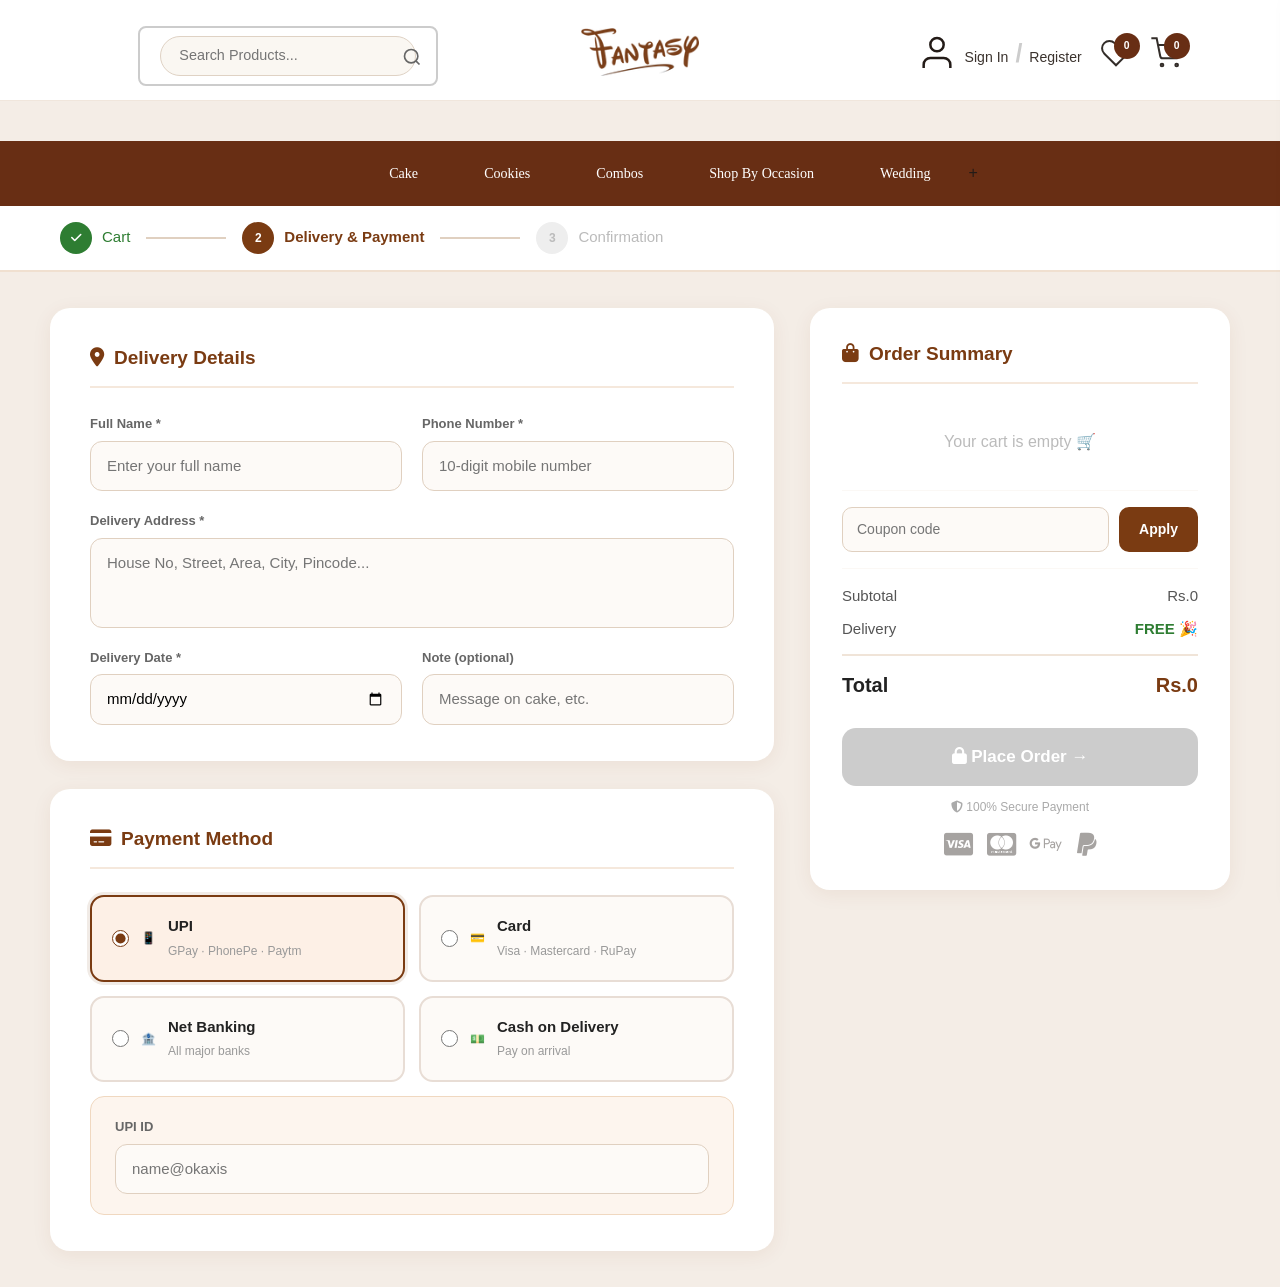
<file: payment.html>
<!DOCTYPE html>
<html lang="en">
<head>
    <meta charset="UTF-8">
    <meta name="viewport" content="width=device-width, initial-scale=1.0">
    <title>Checkout — Fantasy Bakery</title>
    <link href="https://cdn.jsdelivr.net/npm/bootstrap@5.3.8/dist/css/bootstrap.min.css" rel="stylesheet">
    <link rel="stylesheet" href="https://cdnjs.cloudflare.com/ajax/libs/font-awesome/6.5.0/css/all.min.css">
    <link rel="stylesheet" href="Style.css">
</head>
<body class="pay-body">

<!-- HEADER -->
<header class="header-main">
    <div class="nav-wrapper">
        <div class="logo-area">
            <a href="Home.html"><img src="Fantasy_Logo_135x.png" class="logo-img" alt="logo"></a>
        </div>
        <div class="search-area">
            <div class="search-bar">
                <input type="text" placeholder="Search Products...">
                <button class="search-icon">
                    <svg width="20" height="20" viewBox="0 0 24 24" fill="none" stroke="#666" stroke-width="2"><circle cx="11" cy="11" r="8"></circle><line x1="21" y1="21" x2="16.65" y2="16.65"></line></svg>
                </button>
            </div>
        </div>
        <div class="actions-area">
            <div class="user-auth">
                <svg width="28" height="28" viewBox="0 0 24 24" fill="none" stroke="currentColor" stroke-width="1.5"><path d="M20 21v-2a4 4 0 0 0-4-4H8a4 4 0 0 0-4 4v2"></path><circle cx="12" cy="7" r="4"></circle></svg>
                <div class="auth-text">
                    <a href="#">Sign In</a> <span>/</span> <a href="#">Register</a>
                </div>
            </div>
            <div class="icon-item">
                <svg width="32" height="32" viewBox="0 0 24 24" fill="none" stroke="currentColor" stroke-width="1.5"><path d="M20.84 4.61a5.5 5.5 0 0 0-7.78 0L12 5.67l-1.06-1.06a5.5 5.5 0 0 0-7.78 7.78l1.06 1.06L12 21.23l8.78-8.78 1.06-1.06a5.5 5.5 0 0 0 0-7.78z"></path></svg>
                <span class="badge wish-badge">0</span>
            </div>
            <div class="icon-item">
                <svg width="32" height="32" viewBox="0 0 24 24" fill="none" stroke="currentColor" stroke-width="1.5"><circle cx="9" cy="21" r="1"></circle><circle cx="20" cy="21" r="1"></circle><path d="M1 1h4l2.68 13.39a2 2 0 0 0 2 1.61h9.72a2 2 0 0 0 2-1.61L23 6H6"></path></svg>
                <span class="badge cart-badge">0</span>
            </div>
        </div>
    </div>
</header>

<!-- NAVBAR -->
<nav class="navbar navbar-dark navbar-expand-lg custom-nav">
    <div class="container-fluid px-0">
        <button class="navbar-toggler" type="button" data-bs-toggle="collapse" data-bs-target="#menu">
            <span class="navbar-toggler-icon"></span>
        </button>
        <div class="collapse navbar-collapse" id="menu">
            <ul class="navbar-nav">
                <li class="nav-item"><a class="nav-link" href="cake.html">Cake</a></li>
                <li class="nav-item"><a class="nav-link" href="cookies.html">Cookies</a></li>
                <li class="nav-item"><a class="nav-link" href="combos.html">Combos</a></li>
                <li class="nav-item"><a class="nav-link" href="shop.html">Shop By Occasion</a></li>
                <li class="nav-item"><a class="nav-link" href="Wedding.html">Wedding</a></li>
            </ul>+
        </div>
    </div>
</nav>

<!-- STEPS -->
<div class="co-steps">
    <div class="co-step co-done"><div class="co-step-num"><i class="fa fa-check"></i></div> Cart</div>
    <div class="co-step-line"></div>
    <div class="co-step co-active"><div class="co-step-num">2</div> Delivery & Payment</div>
    <div class="co-step-line"></div>
    <div class="co-step"><div class="co-step-num">3</div> Confirmation</div>
</div>

<!-- MAIN -->
<div class="co-wrapper">

    <!-- LEFT -->
    <div class="co-left">

        <!-- DELIVERY -->
        <div class="co-card">
            <div class="co-card-title"><i class="fa fa-map-marker-alt"></i> Delivery Details</div>
            <div class="co-grid">
                <div class="co-field">
                    <label>Full Name *</label>
                    <input type="text" id="fname" placeholder="Enter your full name">
                </div>
                <div class="co-field">
                    <label>Phone Number *</label>
                    <input type="tel" id="phone" placeholder="10-digit mobile number" maxlength="10">
                </div>
                <div class="co-field co-full">
                    <label>Delivery Address *</label>
                    <textarea id="address" placeholder="House No, Street, Area, City, Pincode..."></textarea>
                </div>
                <div class="co-field">
                    <label>Delivery Date *</label>
                    <input type="date" id="delivery-date">
                </div>
                <div class="co-field">
                    <label>Note (optional)</label>
                    <input type="text" id="instructions" placeholder="Message on cake, etc.">
                </div>
            </div>
        </div>

        <!-- PAYMENT -->
        <div class="co-card">
            <div class="co-card-title"><i class="fa fa-credit-card"></i> Payment Method</div>
            <div class="co-pay-grid">

                <label class="co-pay-opt co-selected" id="opt-upi">
                    <input type="radio" name="payment" value="upi" checked onchange="selectPayment('upi')">
                    <span class="co-pay-icon">📱</span>
                    <div>
                        <strong>UPI</strong>
                        <span>GPay · PhonePe · Paytm</span>
                    </div>
                </label>

                <label class="co-pay-opt" id="opt-card">
                    <input type="radio" name="payment" value="card" onchange="selectPayment('card')">
                    <span class="co-pay-icon">💳</span>
                    <div>
                        <strong>Card</strong>
                        <span>Visa · Mastercard · RuPay</span>
                    </div>
                </label>

                <label class="co-pay-opt" id="opt-netbanking">
                    <input type="radio" name="payment" value="netbanking" onchange="selectPayment('netbanking')">
                    <span class="co-pay-icon">🏦</span>
                    <div>
                        <strong>Net Banking</strong>
                        <span>All major banks</span>
                    </div>
                </label>

                <label class="co-pay-opt" id="opt-cod">
                    <input type="radio" name="payment" value="cod" onchange="selectPayment('cod')">
                    <span class="co-pay-icon">💵</span>
                    <div>
                        <strong>Cash on Delivery</strong>
                        <span>Pay on arrival</span>
                    </div>
                </label>

                <!-- UPI input -->
                <div class="co-pay-extra co-show" id="upi-wrap">
                    <div class="co-field">
                        <label>UPI ID</label>
                        <input type="text" id="upi-id" placeholder="name@okaxis">
                    </div>
                </div>

                <!-- Card inputs -->
                <div class="co-pay-extra" id="card-wrap">
                    <div class="co-grid">
                        <div class="co-field co-full">
                            <label>Card Number</label>
                            <input type="text" id="card-num" placeholder="1234 5678 9012 3456" maxlength="19">
                        </div>
                        <div class="co-field">
                            <label>Expiry</label>
                            <input type="text" id="card-exp" placeholder="MM/YY" maxlength="5">
                        </div>
                        <div class="co-field">
                            <label>CVV</label>
                            <input type="password" id="card-cvv" placeholder="•••" maxlength="3">
                        </div>
                    </div>
                </div>

            </div>
        </div>
    </div>

    <!-- RIGHT SUMMARY -->
    <div class="co-right">
        <div class="co-summary">
            <div class="co-card-title"><i class="fa fa-shopping-bag"></i> Order Summary</div>
            <div id="summary-items"></div>
            <hr class="co-divider">
            <div class="co-coupon">
                <input type="text" id="coupon-input" placeholder="Coupon code">
                <button onclick="applyCoupon()">Apply</button>
            </div>
            <div class="coupon-msg" id="coupon-msg"></div>
            <hr class="co-divider">
            <div class="co-row"><span>Subtotal</span><span id="subtotal">Rs.0</span></div>
            <div class="co-row"><span>Delivery</span><span class="co-free">FREE 🎉</span></div>
            <div class="co-row co-discount" id="discount-row" style="display:none">
                <span>Discount</span><span id="discount-val">-Rs.0</span>
            </div>
            <div class="co-row co-total"><span>Total</span><span id="grand-total">Rs.0</span></div>
            <button class="co-order-btn" id="place-order-btn" onclick="placeOrder()">
                <i class="fa fa-lock"></i> Place Order →
            </button>
            <p class="co-secure"><i class="fa fa-shield-alt"></i> 100% Secure Payment</p>
            <div class="co-pay-icons">
                <i class="fa-brands fa-cc-visa"></i>
                <i class="fa-brands fa-cc-mastercard"></i>
                <i class="fa-brands fa-google-pay"></i>
                <i class="fa-brands fa-paypal"></i>
            </div>
        </div>
    </div>

</div>

<!-- SUCCESS -->
<div id="success-page">
    <div class="success-icon">🎉</div>
    <div class="success-title">Order Placed!</div>
    <div class="success-sub">Thank you for ordering from Fantasy Bakery 🎂</div>
    <div class="success-sub" id="success-name"></div>
    <div class="success-order-id" id="success-order-id"></div>
    <div class="success-sub" id="success-delivery"></div>
    <br>
    <a href="Home.html" class="success-btn">🏠 Continue Shopping</a>
</div>

<script src="payment.js"></script>
<script src="script.js"></script>
<script src="https://cdn.jsdelivr.net/npm/bootstrap@5.3.8/dist/js/bootstrap.bundle.min.js"></script>
</body>
</html>
</file>
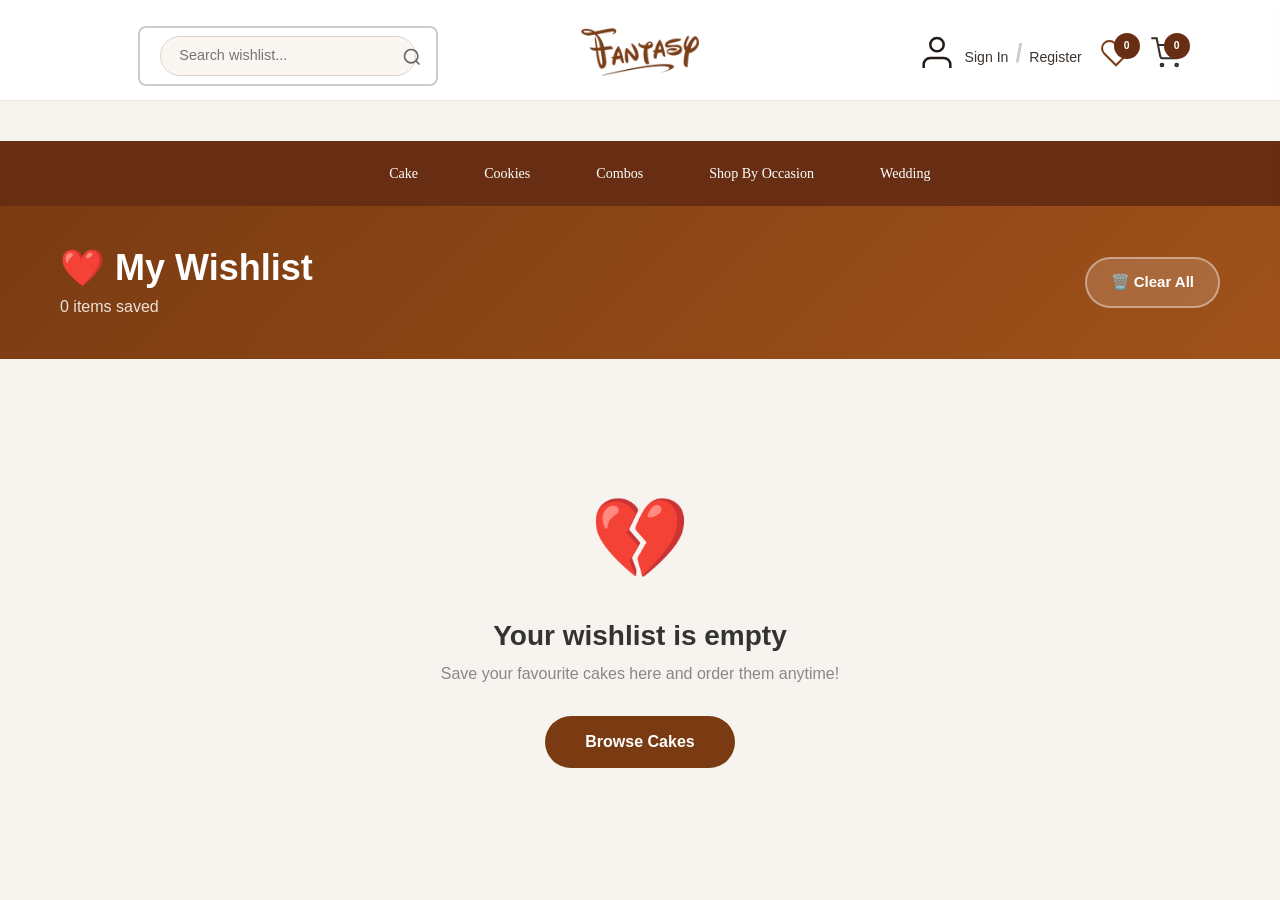
<file: wishlist.html>
<!DOCTYPE html>
<html lang="en">
<head>
    <meta charset="UTF-8">
    <meta name="viewport" content="width=device-width, initial-scale=1.0">
    <title>My Wishlist — Fantasy Bakery</title>
    <link href="https://cdn.jsdelivr.net/npm/bootstrap@5.3.8/dist/css/bootstrap.min.css" rel="stylesheet">
    <link rel="stylesheet" href="https://cdnjs.cloudflare.com/ajax/libs/font-awesome/6.5.0/css/all.min.css">
    <link rel="stylesheet" href="Style.css">
</head>
<body style="background:#f7f3ef;">

<!-- HEADER -->
<header class="header-main">
    <div class="nav-wrapper">
        <div class="logo-area">
            <a href="Home.html"><img src="Fantasy_Logo_135x.png" class="logo-img" alt="logo"></a>
        </div>
        <div class="search-area">
            <div class="search-bar">
                <input type="text" id="wl-search" placeholder="Search wishlist...">
                <button class="search-icon">
                    <svg width="20" height="20" viewBox="0 0 24 24" fill="none" stroke="#666" stroke-width="2"><circle cx="11" cy="11" r="8"></circle><line x1="21" y1="21" x2="16.65" y2="16.65"></line></svg>
                </button>
            </div>
        </div>
        <div class="actions-area">
            <div class="user-auth">
                <svg width="28" height="28" viewBox="0 0 24 24" fill="none" stroke="currentColor" stroke-width="1.5"><path d="M20 21v-2a4 4 0 0 0-4-4H8a4 4 0 0 0-4 4v2"></path><circle cx="12" cy="7" r="4"></circle></svg>
                <div class="auth-text">
                    <a href="#">Sign In</a> <span>/</span> <a href="#">Register</a>
                </div>
            </div>
            <div class="icon-item" onclick="window.location.href='wishlist.html'" style="cursor:pointer">
                <svg width="32" height="32" viewBox="0 0 24 24" fill="none" stroke="#7a3b12" stroke-width="1.5"><path d="M20.84 4.61a5.5 5.5 0 0 0-7.78 0L12 5.67l-1.06-1.06a5.5 5.5 0 0 0-7.78 7.78l1.06 1.06L12 21.23l8.78-8.78 1.06-1.06a5.5 5.5 0 0 0 0-7.78z"></path></svg>
                <span class="badge wish-badge">0</span>
            </div>
            <div class="icon-item wl-cart-icon" style="cursor:pointer">
                <svg width="32" height="32" viewBox="0 0 24 24" fill="none" stroke="currentColor" stroke-width="1.5"><circle cx="9" cy="21" r="1"></circle><circle cx="20" cy="21" r="1"></circle><path d="M1 1h4l2.68 13.39a2 2 0 0 0 2 1.61h9.72a2 2 0 0 0 2-1.61L23 6H6"></path></svg>
                <span class="badge cart-badge">0</span>
            </div>
        </div>
    </div>
</header>

<!-- NAVBAR -->
<nav class="navbar navbar-dark navbar-expand-lg custom-nav">
    <div class="container-fluid px-0">
        <button class="navbar-toggler" type="button" data-bs-toggle="collapse" data-bs-target="#menu">
            <span class="navbar-toggler-icon"></span>
        </button>
        <div class="collapse navbar-collapse" id="menu">
            <ul class="navbar-nav">
                <li class="nav-item"><a class="nav-link" href="cake.html">Cake</a></li>
                <li class="nav-item"><a class="nav-link" href="cookies.html">Cookies</a></li>
                <li class="nav-item"><a class="nav-link" href="combos.html">Combos</a></li>
                <li class="nav-item"><a class="nav-link" href="shop.html">Shop By Occasion</a></li>
                <li class="nav-item"><a class="nav-link" href="Wedding.html">Wedding</a></li>
            </ul>
        </div>
    </div>
</nav>

<!-- PAGE HEADER -->
<div class="wl-page-header">
    <div class="wl-page-header-inner">
        <div>
            <h1 class="wl-title">❤️ My Wishlist</h1>
            <p class="wl-subtitle" id="wl-count-text">Loading...</p>
        </div>
        <div class="wl-header-actions">
            <button class="wl-add-all-btn" id="wl-add-all" onclick="addAllToCart()">
                🛒 Add All to Cart
            </button>
            <button class="wl-clear-btn" onclick="clearWishlist()">
                🗑️ Clear All
            </button>
        </div>
    </div>
</div>

<!-- WISHLIST GRID -->
<div class="wl-container">
    <div class="wl-grid" id="wl-grid"></div>
    <div class="wl-empty" id="wl-empty" style="display:none">
        <div class="wl-empty-icon">💔</div>
        <h2>Your wishlist is empty</h2>
        <p>Save your favourite cakes here and order them anytime!</p>
        <a href="cake.html" class="wl-shop-btn">Browse Cakes</a>
    </div>
</div>

<!-- CART DRAWER (injected by script.js) -->
<div id="fb-toast"></div>

<script src="wishlist.js"></script>
<script src="script.js"></script>
<script src="https://cdn.jsdelivr.net/npm/bootstrap@5.3.8/dist/js/bootstrap.bundle.min.js"></script>
</body>
</html>
</file>
<file: Style.css>
* {
    margin: 0;
    padding: 0;
    box-sizing: border-box;
    font-family: sans-serif;
}

/* Logo */
.logo {
    width: 250px;
    position: absolute;
    left: 250px;


}

/* Navbar */
.custom-nav {
    background-color: #7a3618;
}

/* Nav links */
.navbar {
    margin-top: 40px;
}

.hero-text {
    margin-left: 30px;
}

.navbar-nav {
    gap: 30px;
    margin-left: 300px;
    padding: 10px 20px;
}

/* Links */
.navbar-nav .nav-link {
    color: white;
    font-size: 70px;
    padding: 16px 20px;
    font-family: "Gilroy Medium";
}

.navbar-nav .nav-link:hover {
    color: #ffd6c9;
}

/* Hero */
.hero {
    position: relative;
    min-height: 75vh;
    background-image: url("2.jpg");
    background-size: cover;
    padding: 0 30px;
    /* 👈 kam kiya */
}


/*.hero .col-lg-6:first-child {
  margin-left: 300px;
   /* 👈 text left 
   margin-top: 100px;
}*/
.hero .col-lg-6:first-child {
    margin-top: 100px;
}

.cake-box {
    position: relative;
    height: 100%;
}

.cake-img {
    position: absolute;
    right: 300px;
    /* cake right */

    bottom: 0px;
    width: 850px;
}


/*.cake-img{
     

    width: 100%;
    max-width: 650px;
    height: auto;
    display: block;
    margin: auto;
     
}
*/
/* Text */
.hero h1 {
    font-size: 100px;
    font-weight: bold;
    font-family: "Playfair Display";
}



.hero p {
    font-size: 35px;
    margin-top: 20px;

}

/* Button */
.hero button {
    padding: 40px 40px;
    background: #8b4513;
    color: white;
    border: none;
    border-radius: 5px;
    font-size: 40px;
    margin-top: 30px;
}

@media(max-width:992px) {

    .hero {
        min-height: auto;
        padding: 60px 20px;
    }

    .hero-row {
        flex-direction: column;
    }

    .hero-text {
        text-align: center !important;
        margin-top: 30px;
    }

    .hero-text h1 {
        font-size: 45px;
    }

    .cake-img {
        max-width: 350px;
        display: none;
    }
}








.main-i {
    text-align: center;
}

.main-i h1 {

    margin-top: 90px;
    border: 3px solid black;
    /* border add karega */
    border-radius: 50px;
    /* round corners */
    padding: 20px;
    /* thoda space andar */
    display: inline-block;
    letter-spacing: 1px;



}

.main-i h2 {
    text-align: center;
    margin-top: 30px;
    font-size: 64px;
    font-style: "Kenyan Coffee RG ! important";
    color: #5b2a08e2;
    text-transform: uppercase;
    letter-spacing: 1px;
    font-weight: 400px;
}

.highlight {
    color: black;
    font-weight: 400px;
}

.main-i p {
    text-align: center;
    margin-top: 50px;
    font-size: 25px;
    font-family:
        "Gilroy Medium";
}

.box {
    display: flex;
    justify-content: space-around;
    text-align: center;
}

.circle-img {
    width: 400px;
    height: 400px;
    border-radius: 50%;
    object-fit: cover;
    margin-top: 50px;
    border: 3px solid brown;
    padding: 20px;
    background: white;
}

.carousel-control-prev-icon,
.carousel-control-next-icon {
    filter: invert(1);
    border-radius: 50%;
}

/* Colors and Fonts */
/* --- Core Section Structure --- */
/* --- Main Section Wrapper --- */

/* Core Section Style */
/* Default (Desktop) */
.story-content-container {
    display: flex;
    justify-content: space-between;
    align-items: center;
    gap: 20px;
    background-image: url("Food_Boxes_Banner.png");
    background-size: cover;
    /*  image ko full section me fit karega */
    background-position: center;
    /*  image center me rahegi */
    background-repeat: no-repeat;
    /*  repeat nahi hogi */
    margin-bottom: 30px;
    width: 100%;
    min-height: 700px;
    /*  section full screen height lega */

    padding: 80px 20px;

}

.story-badge {
    border: 1px solid black;
    background-color: #FCE0AE;
    border-radius: 50px;
    padding: 10px 30px;
    font-size: 20px;
    color: black;

}


/* Panels */
.story-left-panel,
.story-middle-panel,
.story-right-panel {
    flex: 1;
}

/* Middle image styling */
.story-middle-panel {
    position: relative;
    text-align: center;
}

.arch-cake-img {
    width: 150%;
    max-width: 400px;
    position: relative;
    z-index: 2;
    margin-top: 100px;
}

.story-brown-arch {
    width: 150%;
    max-width: 350px;
    height: 490px;
    background: linear-gradient(174.14deg, #7a3e18 11.64%, #fce0ae 51.4%, #7a3e18 95.35%);
    border-radius: 80px 21px 20px 20px;
    position: absolute;
    top: 20px;
    left: 50%;
    transform: translateX(-50%);
    z-index: 1;
    box-shadow: 0px 4px 21px 0px rgba(0, 0, 0, 0.25);
}

.story-stamp {
    position: absolute;
    top: 10px;
    left: 200px;
    width: 90px;
    z-index: 3;
    background-color: white;
    border-radius: 50px;
    border: 1px solid black;
}

.story-about-btn {
    display: inline-block;
    padding: 12px 25px;
    background-color: #8b4513;
    /* brown bakery color */
    color: white;
    text-decoration: none;
    border-radius: 30px;
    font-size: 16px;
    font-weight: 500;
    transition: 0.3s;
    box-shadow: 0 4px 10px rgba(0, 0, 0, 0.2);
}

.mid-banner-right-icon-box {
    display: flex;
    justify-content: flex-start;
    margin-left: 220px;
    margin-top: 50px;

}

.mid-banner-right-icon-box img {
    border: 1px solid black;
    background-color: white;
    border-radius: 50px;
    padding: 10px;
    width: 80px;
    height: 80px;

}

.story-combo-box {
    display: block;
    text-align: left;
}


/* Insta SECTION */
.insta-section {
    padding: 60px 20px;
    background-image: url("Food_Boxes_Banner.png");
    min-height: 800px;
    background-size: cover;
    background-position: center;
    margin-top: 150px;
    padding-top: 40px;
}

/* TITLE */
.insta-title {
    font-size: 40px;
    font-weight: bold;
    margin: left -20px;

}

.insta-title span {
    color: black;

}

.insta-desc {
    margin: 10px 0 40px;
}

/* BUTTON */
.insta-btn {
    display: block;
    /* 🔥 inline-block hatao */
    margin: 30px auto;
    /* center */
    padding: 12px 20px;
    border: 1px solid black;
    border-radius: 30px;
    text-decoration: none;
    color: black;
    width: fit-content;
    /* content ke according */
    max-width: 90%;
    /* mobile me bahar nahi jayega */
    text-align: center;
}

@media (max-width: 768px) {
    .insta-btn {

        font-size: 14px;
    }
}

.insta-slider {
    display: flex;
    gap: 20px;
    margin-top: 50px;
    overflow-x: auto;
    scroll-snap-type: x mandatory;
    /* ⭐ SNAP EFFECT */
    scroll-behavior: smooth;
    padding: 20px;
}

/* HIDE SCROLLBAR */
.insta-slider::-webkit-scrollbar {
    display: none;
}

/* CARD */
.insta-card {
    min-width: 220px;
    height: 300px;

    flex-shrink: 0;
    border-radius: 15px;
    overflow: hidden;

    scroll-snap-align: start;
    /* ⭐ SNAP POINT */
    position: relative;
}

/* IMAGE */
.insta-card img {
    width: 100%;
    height: 100%;
    object-fit: cover;
}

/* OVERLAY */
.overlay {
    position: absolute;
    width: 100%;
    height: 100%;
    background: rgba(0, 0, 0, 0.5);

    display: flex;
    justify-content: center;
    align-items: center;

    opacity: 0;
    transition: 0.3s;
}

/* HOVER */
.insta-card:hover .overlay {
    opacity: 1;
}

/* ICON */
.overlay i {
    color: white;
    font-size: 30px;
}

/* MOBILE */
@media (max-width:768px) {
    .insta-title {
        font-size: 28px;
    }

    .insta-card {
        min-width: 180px;
    }

    .insta-card img {
        height: 250px;
    }
}

/*===Project charcoal==*/


.project img {
    width: 90%;
    max-width: 1700px;
    /* 🔥 1700 bahut zyada hai, thoda control karo */
    height: auto;
    display: block;
    margin: 100px auto 0 auto;
    /* 🔥 top + center dono */
}

@media (max-width: 768px) {
    .project img {
        max-width: 90%;
        margin-top: 50px;
        /* mobile pe full width */
    }
}

/*==cake-section==*/
.container-i {
    max-width: 2600px;
    margin-top: 90px;
    text-align: center;
    background-image: url("Food_Boxes_Banner.png");
    background-size: cover;
    min-height: 700px;
}

.headings {
    font-size: 90px;
    font-weight: bold;
    color: #432818;
    margin-bottom: 10px;
    letter-spacing: 1px;
    top: 20px;
    position: relative;
}


.subs-heading {
    font-size: 30px;
    color: #432818;
    margin-bottom: 50px;

    margin-left: auto;
    margin-right: auto;
    line-height: 1.6;
}

.cake-grid {
    display: flex;
    justify-content: center;
    gap: 30px;
    flex-wrap: wrap;
}

.card {
    background: #fff;
    border-radius: 20px;
    padding: 30px;
    width: 600px;
    text-align: left;
    box-shadow: 0 4px 12px rgba(0, 0, 0, 0.05);
    border: 1px solid grey;
    margin-top: 20px;


}



.img-box {
    width: 100%;
    height: 550px;
    background-color: #f5e6d3;
    border-radius: 20px;
    overflow: hidden;
    position: relative;
    transition: transform 0.7s ease-in-out;


}

.img-box img {
    width: 100%;
    height: 100%;
    object-fit: cover;
}

.img-box :hover {
    transform: scale(1.2);
    /* 1.1 matlab 10% bada hoga */
    cursor: pointer;
    box-shadow: 0 10px 20px rgba(0, 0, 0, 0.2);
}

.heart-icon {
    position: absolute;
    top: 12px;
    right: 12px;
    border: 1px solid white;
    width: 50px;
    height: 50px;
    border-radius: 50%;
    display: flex;
    justify-content: center;
    align-items: center;
    font-size: 30px;
    color: white;
    cursor: pointer;
}

.heart-icon:hover {
    background-color: #8b4513;
}

.cake-info {
    padding: 12px 5px;
}

.name {
    font-size: 20px;
    font-weight: 600;
    color: #222;
    margin-bottom: 4px;
}

.price {
    font-size: 20px;
    font-weight: bold;
    color: #000;
}

.scroll-top {
    position: fixed;
    bottom: 25px;
    right: 25px;
    background: #000;
    color: #fff;
    width: 45px;
    height: 45px;
    border-radius: 50%;
    display: flex;
    justify-content: center;
    align-items: center;
    cursor: pointer;
    font-weight: bold;
}

/*==logo container==*/

.section-container {
    max-width: 1200px;
    margin: 60px auto;
    padding: 0 20px;
    text-align: center;
    margin-top: 130px;
    margin-bottom: 50px;
}

/* --- Header --- */
.header-box {
    margin-bottom: 40px;
}

.header-box h3 {
    font-family: 'Abril Fatface', cursive;
    font-size: clamp(1.8rem, 5vw, 3rem);
    font-weight: bold;
    text-transform: uppercase;
    position: relative;
    margin-top: 50px;
    color: #7a3e18;
}

.header-box h1 span {

    color: #7a3e18;
}

.header-box p {

    margin: 0 auto;
    width: 80%;
    margin-bottom: 0%;
    margin-top: 50px;
    position: relative;
    color: var(--light-gray);
    font-size: 17px;
    line-height: 22px;
}

@media (min-width: 1200px) {
    .header-box p {
        width: 80%;
    }
}

/* --- Grid & Slider Setup --- */
.slider-wrapper {
    width: 100%;
}

.cards-container {
    display: grid;
    grid-template-columns: repeat(3, 1fr);
    /* Desktop: 3 Cards */
    gap: 80px;
    padding: 20px 0;
}

/* --- Card Styling (No Zoom) --- */
.cards {
    background: #fff;
    padding: 30px 20px;
    border-radius: 20px;
    /* Halka border depth ke liye */
    display: flex;
    flex-direction: column;
    align-items: center;
    text-align: center;

}

/* Circle & Icon */
.icon-circle {
    width: 380px;
    height: 380px;
    border-radius: 90%;
    border: 2px solid gray;
    display: flex;
    justify-content: center;
    align-items: center;
    position: relative;
    margin-bottom: 20px;
}

/* Brown Arc Line */
.icon-circle::before {
    content: '';
    position: absolute;

    /* Inset -3px matlab ye main circle se thoda bahar niklega */
    /* Agar abhi bhi nahi dikh raha, toh ise 0 karke dekhein */
    top: 0;
    left: 0;
    right: 0;
    bottom: 0;

    border-radius: 50%;
    border: 4px solid var(--brown);

    /* Top aur Left border dikhegi, baaki transparent */
    border-color: var(--brown) transparent transparent var(--brown);

    transform: rotate(-45deg);
    z-index: 1;
    /* Taaki ye upar dikhe */
}

.cards img {
    width: 200px;
    height: auto;
}

.cards h3 {
    font-family: 'Abril Fatface', cursive;
    font-size: 30px;
    margin-bottom: 0;
    color: #7a3e18;
    font-weight: bold;
}

.cards p {
    font-size: 28px;
    color: var(--light-gray);
    line-height: 1.4;
    margin-top: 25px;
}

/* ================= MOBILE SLIDER ================= */
@media (max-width: 768px) {

    .cards-container {
        display: flex;
        /* grid → flex */
        overflow-x: auto;
        /* ⭐ slider enable */
        scroll-snap-type: x mandatory;
        -webkit-overflow-scrolling: touch;
        gap: 20px;
        padding: 20px;
    }

    .cards-container::-webkit-scrollbar {
        display: none;
    }

    .cards {
        flex: 0 0 85%;
        /* ⭐ ek card screen pe */
        scroll-snap-align: center;
    }

    /* Circle thoda chhota mobile pe */
    .icon-circle {
        width: 250px;
        height: 250px;
    }

    .cards img {
        width: 130px;
    }

    .cards h3 {
        font-size: 22px;
    }

    .cards p {
        font-size: 16px;
    }
}

/* ===== SLIDE WRAPPER====== */

.full-bg {
    width: 100%;
    background-color: oklch(57.797% 0.14911 13.081 / 0.105);
    padding: 60px 0;
    /* upar niche space */
}

.slider-wrapperr {
    max-width: 1500px;
    margin: 0 auto;
    padding: 60px 30px;
    overflow: hidden;

}

/* CONTAINER */
.cards-container-i {
    display: flex;
    justify-content: space-between;
    align-items: center;
    gap: 70px;

}

/* CARD */
.cards-s {
    display: flex;
    align-items: center;
    gap: 20px;
    min-width: 220px;
}

/* ICON CIRCLE */
.icon-circles {
    width: 115px;
    height: 115px;
    border-radius: 50%;
    border: 1.5px solid #ddd;
    display: flex;
    justify-content: center;
    align-items: center;
    background: #fff;
    flex-shrink: 0;
}

/* IMAGE */
.icon-circles img {
    width: 90px;
    height: 90px;
    object-fit: contain;
}

/* TEXT */
.card-text {
    font-size: 16px;
    font-weight: bold;
    color: black;
    white-space: nowrap;
}

/* ================= MOBILE SLIDER ================= */
@media (max-width: 768px) {

    .cards-container-i {
        overflow-x: auto;
        /* ⭐ slider enable */
        scroll-snap-type: x mandatory;
        -webkit-overflow-scrolling: touch;
        justify-content: flex-start;
        gap: 30px;
        padding: 10px;
    }

    .cards-container-i::-webkit-scrollbar {
        display: none;
    }

    .cards-s {
        flex: 0 0 auto;
        /* ⭐ important */
        scroll-snap-align: center;
        min-width: 80%;
        /* ⭐ ek card screen pe */
        justify-content: center;
    }

    .icon-circles {
        width: 110px;
        height: 110px;
    }

    .icon-circles img {
        width: 90px;
        height: 90px;
    }

    .card-text {
        font-size: 25px;
    }
}

/* Mobile responsive adjustments */
@media (max-width: 768px) {
    .carousel-item {
        padding: 20px 0;
    }

    .carousel-control-prev,
    .carousel-control-next {
        width: 10%;
        /* Arrows ko thoda side mein rakhein */
    }
}

/* ================= MOBILE VIEW ================= */

@media (max-width: 768px) {

    .story-section {
        min-height: auto;
        height: auto;
        padding: 40px 15px;
    }

    .story-content-container {
        flex-direction: column;
        text-align: center;
    }

    /* Order set karo (IMPORTANT) */
    .story-left-panel {
        order: 1;
    }

    .story-middle-panel {
        order: 2;
        margin: 20px 0;
    }

    .story-right-panel {
        order: 3;
    }

    /* Heading fix */
    .story-title {
        font-size: 28px;
    }

    /* Paragraph spacing */
    .story-red-line-text p {
        font-size: 16px;
        line-height: 1.5;
    }

    /* Button center */
    .story-about-btn {
        display: inline-block;
        margin-top: 15px;
        font-size: 14px;
        padding: 10px 20px;
    }

    /* Image size */
    .arch-cake-img {
        max-width: 220px;
    }

    .story-brown-arch {
        max-width: 260px;
        height: 320px;
    }

    .story-stamp {
        width: 50px;
    }

    /* Right panel text */
    .story-desc,
    .story-sub-desc {
        font-size: 14px;
    }

    /* Combo box fix */
    .combo-text {
        font-size: 18px !important;
    }

    .logo {
        width: 140px;
    }

    .navbar-nav {
        text-align: center;
        gap: 10px;
    }

    .hero {
        padding: 20px;
        text-align: center;
    }

    .hero h1 {
        font-size: 32px;
    }

    .hero p {
        font-size: 16px;
    }
}

/* MOBILE NAVBAR */

/* MOBILE NAVBAR FIX */
@media (max-width: 767px) {

    .custom-nav {
        width: 100%;
        height: auto !important;
        min-height: 0 !important;
        padding: 8px 10px;
        background-color: #713016;
        display: block;
    }

    .custom-nav .container-fluid {
        display: flex;
        flex-wrap: wrap;
        align-items: center;
        justify-content: flex-start;
    }

    /* Hamburger button */
    .custom-nav .navbar-toggler {
        display: block;
        margin: 0;
        padding: 8px 12px;
        border: 2px solid #c99b7e;
        border-radius: 10px;
        box-shadow: none;
    }

    .custom-nav .navbar-toggler:focus {
        box-shadow: none;
    }

    /* Menu hidden by default */
    .custom-nav .navbar-collapse.collapse:not(.show) {
        display: none !important;
    }

    /* Menu visible after clicking */
    .custom-nav .navbar-collapse.collapse.show {
        display: block !important;
        width: 100%;
        flex-basis: 100%;
        height: auto !important;
        margin-top: 10px;
    }

    /* While menu is opening */
    .custom-nav .navbar-collapse.collapsing {
        height: auto !important;
        transition: height 0.25s ease;
    }

    /* Menu list */
    .custom-nav .navbar-nav {
        display: flex;
        flex-direction: column;
        align-items: flex-start;
        width: 100%;
        padding: 5px 12px;
        margin: 0;
    }

    /* Menu links */
    .custom-nav .navbar-nav .nav-link {
        display: block;
        width: 100%;
        padding: 10px 5px;
        color: #ffffff !important;
        font-size: 16px;
        text-align: left;
    }

}


/*====Cake html code===*\/* BOX */
.cake-card-box {
    text-align: center;
    position: relative;
    transition: transform 0.4s ease;

}

.cake-card-box:hover {
    transform: translateY(-10px);
}

/* 🔴 BACK CIRCLE */
.cake-circle-bg {
    width: 220px;
    height: 220px;
    background: #7b1e1e;
    border-radius: 60%;
    margin: auto;
    display: flex;
    align-items: center;
    justify-content: center;
    box-shadow: 0 10px 25px rgba(0, 0, 0, 0.2);
    transition: 0.4s;
    /* 👈 yaha change */
    padding-left: 20px;
    /* 👈 thoda space */
}


/* 🍰 IMAGE */
.cake-main-img {
    width: 210px;
    height: 210px;
    border-radius: 50%;
    object-fit: cover;
    background: #c98a5b;
    padding: 10px;
    transition: 0.4s;
    transform: translateX(-5px);
}

/* 👨‍🍳 CHEF */
.cake-chef-icon {
    position: absolute;
    top: -10px;
    left: 20%;
    width: 80px;
    height: 80px;
    z-index: 2;
    transition: 0.3s;
    border-radius: 50%;
    border: 1px solid white;


}

/* TEXT */
.cake-title {
    margin-top: 20px;
    font-size: 30px;
    font-weight: bold;
    transition: 0.3s;
}

/* 🔥 HOVER EFFECT */
.cake-card-box:hover .cake-circle-bg {
    transform: scale(1.1);
    box-shadow: 0 20px 40px rgba(0, 0, 0, 0.3);
}

.cake-card-box:hover .cake-main-img {
    transform: scale(1.1);
}

.cake-card-box:hover .cake-chef-icon {
    transform: translateY(-5px);
}

.cake-card-box:hover .cake-title {
    color: #7b1e1e;
}

/* 📱 MOBILE */
@media (max-width: 768px) {
    .cake-circle-bg {
        width: 180px;
        height: 180px;
    }

    .cake-main-img {
        width: 140px;
        height: 140px;
    }

    .cake-chef-icon {
        width: 50px;
        left: 35%;
    }
}

/*cake */

.insta2-section {
    text-align: center;
    width: 100%;
    padding: 60px 0;
}

.insta2-title {
    font-size: 80px;
    font-weight: bold;
    color: #7b1e1e;
    margin-top: 70px;
}

.insta2-title span {
    color: black;
}

.insta2-container {
    position: relative;
    margin-top: 70px;
    width: 100%;
    max-width: 100%;
}

.insta2-slider {
    display: flex;
    gap: 18px;
    overflow-x: auto;
    scroll-behavior: smooth;
    padding: 10px 5px;
}

.insta2-slider::-webkit-scrollbar {
    display: none;
}

.insta2-card {
    position: relative;
    width: 250px;
    height: 400px;
    border-radius: 14px;
    overflow: hidden;
    flex-shrink: 0;
}

.insta2-card img {
    width: 100%;
    height: 100%;
    object-fit: cover;
}

.insta2-btn {
    position: absolute;
    top: 40%;
    transform: translateY(-50%);
    border: none;
    font-size: 20px;
    padding: 30px;
    border-radius: 50%;
    cursor: pointer;
}

.insta2-left {
    left: 0;
}

.insta2-right {
    right: 0;
}

.insta2-follow {
    display: inline-block;
    margin-top: 30px;
    padding: 30px 90px;
    background: #7a3b12;
    color: white;
    border-radius: 8px;
    text-decoration: none;
    font-size: 30px;
    transition: all 0.3s ease;
}

.insta2-follow:hover {
    background: hsla(18, 67%, 36%, 0.744);
    transform: scale(1.2);
    color: white;
}

/* Overlay */
.insta2-overlay {
    position: absolute;
    top: 0;
    left: 0;
    width: 100%;
    height: 100%;
    display: flex;
    justify-content: center;
    align-items: center;
    opacity: 0;
    transition: 0.3s;
}

/* Hover effect */
.insta2-card:hover .insta2-overlay {
    opacity: 1;
}

/* Icon style */
.insta2-overlay i {
    color: white;
    font-size: 30px;
    background: #E1306C;
    padding: 12px;
    border-radius: 50%;
}

/* Responsive */
@media (max-width: 768px) {
    .insta2-card {
        width: 200px;
        height: 300px;
    }

    .insta2-title {
        font-size: 28px;
    }
}

/*cookies code*/
.cookie-container {
    display: flex;
    gap: 40px;
    padding: 60px;
    flex-wrap: wrap;
}

.cookie-card {
    width: 700px;
    border-radius: 20px;
    padding: 15px;
    border: 1px solid #ddd;
    cursor: pointer;
    transition: 0.3s;
    overflow: hidden;

}

.cookie-card:hover .cookie-img {
    transform: scale(1.1);
    /* zoom in */
}

.cookie-card:hover {
    transform: translateY(-5px);
}

.cookie-img {
    width: 650px;
    height: 550px;
    /* height increase */
    object-fit: cover;
    /* image stretch nahi hogi */
    border-radius: 15px;
    transition: transform 0.4s ease;
}

.cookie-info h4 {
    margin-top: 20px;
    font-size: 25px;
}

.cookie-info p {
    font-weight: bold;
    font-size: 30px;
}

/*images json*/
.controls-container {
    display: flex;
    justify-content: space-between;
    /* Isse filter left aur sort right chala jayega */
    align-items: center;
    padding: 20px 5%;
    background-color: #fff;
    font-family: 'Segoe UI', sans-serif;
    margin-top: 50px;
}

/* Filter Button Style */
.filter-btn {
    background-color: #704214;
    /* Brown color as per image */
    color: white;
    border: none;
    padding: 10px 30px;
    border-radius: 50px;
    /* Capsule shape */
    font-size: 25px;
    display: flex;
    align-items: center;
    gap: 10px;
    cursor: pointer;
    font-weight: 500;
}

.filter-icon svg {
    vertical-align: middle;
}

/* Sort by Section */
.sort-wrapper {
    display: flex;
    align-items: center;
    gap: 15px;
}

.sort-text {
    font-size: 25px;
    color: #333;
}

.select-capsule {
    background-color: #f2f2f2;
    /* Light grey background */
    padding: 10px 20px;
    border-radius: 50px;
    display: flex;
    align-items: center;
    position: relative;
    min-width: 180px;
}

.select-capsule select {
    background: transparent;
    border: none;
    outline: none;
    width: 100%;
    font-size: 25px;
    color: #333;
    appearance: none;
    /* Default arrow hatane ke liye */
    cursor: pointer;
    z-index: 1;
}

.arrow {
    font-size: 15px;
    color: #333;
    pointer-events: none;
}

/* Responsive adjustment */
@media (max-width: 600px) {
    .controls-container {
        flex-direction: row;
        padding: 15px 10px;
    }

    .filter-btn {
        padding: 8px 20px;
        font-size: 14px;
    }

    .sort-text {
        display: none;
        /* Mobile par 'Sort by' text hide kar sakte hain space bachane ke liye */
    }
}

/* Poore header ko ek line mein rakhne ke liye */
.header-main {
    background: #fff;

    width: 100%;
    padding-bottom: 0 !important;
    /* Isse niche ka gap kam ho jayega */
    margin-bottom: 0 !important;
}

.nav-wrapper {
    max-width: 1400px;
    margin: 0 auto;
    display: flex;
    align-items: center;
    /* Vertical centering */
    justify-content: space-between;
    /* Horizontal spacing */

    padding-top: 10px;
    padding-bottom: 5px;
}

/* 1. Logo Area */
.logo-area {
    flex: 0 0 auto;
}

.logo-img {
    height: 80px;
    /* Logo ka size bada karne ke liye */
    width: auto;
    display: block;
    margin: 0;
}

/* 2. Search Area */
.search-area {
    flex: 0 1 600px;
    /* Search bar ko beech mein jagah di */
    margin: 0 40px;
}

.search-bar {
    display: flex;
    border: 2px solid #ccc;
    border-radius: 8px;
    padding: 8px 20px;
    align-items: center;
}

.search-bar input {
    border: none;
    outline: none;
    width: 100%;
    padding: 10px;
    font-size: 18px;
}

.search-icon {
    background: none;
    border: none;
    cursor: pointer;
}

/* 3. Actions Area (Right Alignment) */
.actions-area {
    display: flex;
    align-items: center;
    gap: 38px;
    /* Items ke beech barabar space */
    flex: 0 0 auto;
    margin-bottom: 0 !important;
    padding-bottom: 5px !important;
}

.user-auth {
    display: flex;
    align-items: center;
    gap: 12px;
}

.auth-text {
    font-size: 25px;
    /* Text size bada kiya */
    font-weight: 600;
}

.auth-text a {
    text-decoration: none;
    color: #7a3b12;
}

.auth-text span {
    color: #ccc;
}

.user-auth svg {
    width: 40px;
    /* Icon bhi bada kar diya */
    height: 40px;
}

/* Icons & Badges */
.icon-item {
    position: relative;
    cursor: pointer;
}

.badge {
    position: absolute;
    top: -10px;
    right: -12px;
    background-color: #7a3b12;
    color: #fff;
    font-size: 12px;
    width: 26px;
    height: 26px;
    border-radius: 50%;
    display: flex;
    justify-content: center;
    align-items: center;
    font-weight: bold;
}

.modal-overlay {
    display: none;
    position: fixed;
    top: 0;
    left: 0;
    width: 100%;
    height: 100%;
    background: rgba(0, 0, 0, 0.5);
    z-index: 9999;
    justify-content: center;
    align-items: center;
}

.modal-content {
    background: #fff;
    padding: 40px;
    border-radius: 12px;
    width: 420px;
    position: relative;
    box-shadow: 0 10px 25px rgba(0, 0, 0, 0.2);
}

.modal-logo img {
    width: 120px;
    margin-bottom: 20px;
}

h2 {
    font-size: 24px;
    margin-bottom: 5px;
    color: #000;
    text-align: left;
}

.subtitle {
    font-size: 14px;
    color: #666;
    margin-bottom: 20px;
    text-align: left;
}

.input-group input {
    width: 100%;
    padding: 12px;
    border: 1.5px solid #704214;
    /* Brown color from screenshot */
    border-radius: 8px;
    margin-bottom: 15px;
    outline: none;
}

.continue-btn {
    width: 100%;
    padding: 12px;
    background: #704214;
    color: #fff;
    border: none;
    border-radius: 8px;
    font-weight: bold;
    cursor: pointer;
}

.checkbox-group {
    display: flex;
    align-items: center;
    gap: 8px;
    margin-top: 15px;
    font-size: 14px;
}

.close-btn {
    position: absolute;
    right: 20px;
    top: 15px;
    font-size: 25px;
    cursor: pointer;
    color: #999;
}

.resend-text {
    margin-top: 15px;
    font-size: 13px;
}

.resend-text a {
    color: #704214;
    font-weight: bold;
}

/* Auth Modal Tabs */
.auth-tabs {
    display: flex;
    gap: 0;
    margin-bottom: 20px;
    border-bottom: 2px solid #eee;
}

.tab-btn {
    flex: 1;
    padding: 10px;
    background: none;
    border: none;
    font-size: 16px;
    font-weight: 600;
    color: #999;
    cursor: pointer;
    border-bottom: 3px solid transparent;
    transition: 0.2s;
}

.tab-btn.active {
    color: #704214;
    border-bottom: 3px solid #704214;
}

.tab-btn:hover {
    color: #704214;
}

/* ===== ADD TO CART BUTTON ===== */
.add-cart-btn {
    width: 100%;
    margin-top: 10px;
    padding: 10px;
    background: #7a3b12;
    color: white;
    border: none;
    border-radius: 8px;
    font-size: 16px;
    cursor: pointer;
    transition: background 0.2s;
}

.add-cart-btn:hover {
    background: #5a2a0a;
}

/* ===== WISHLIST HEART ===== */
.heart-icon {
    cursor: pointer;
    transition: color 0.2s;
}

.heart-icon.wishlisted {
    color: #e63946 !important;
}

/* ===== CART DRAWER ===== */
#cart-drawer-overlay {
    display: none;
    position: fixed;
    inset: 0;
    background: rgba(0, 0, 0, 0.4);
    z-index: 9998;
}

#cart-drawer-overlay.open {
    display: block;
}

#cart-drawer {
    position: fixed;
    top: 0;
    right: -420px;
    width: 400px;
    height: 100%;
    background: #fff;
    z-index: 9999;
    display: flex;
    flex-direction: column;
    transition: right 0.3s ease;
    box-shadow: -4px 0 20px rgba(0, 0, 0, 0.15);
}

#cart-drawer.open {
    right: 0;
}

.cart-drawer-header {
    display: flex;
    justify-content: space-between;
    align-items: center;
    padding: 20px;
    border-bottom: 1px solid #eee;
}

.cart-drawer-header h3 {
    margin: 0;
    font-size: 20px;
    color: #7a3b12;
}

.cart-drawer-header button {
    background: none;
    border: none;
    font-size: 26px;
    cursor: pointer;
    color: #999;
}

#cart-drawer-body {
    flex: 1;
    overflow-y: auto;
    padding: 15px;
}

.cart-item {
    display: flex;
    gap: 12px;
    align-items: flex-start;
    padding: 12px 0;
    border-bottom: 1px solid #f0f0f0;
    position: relative;
}

.cart-item img {
    width: 70px;
    height: 70px;
    object-fit: cover;
    border-radius: 8px;
    flex-shrink: 0;
}

.cart-item-info {
    flex: 1;
}

.cart-item-name {
    font-size: 14px;
    font-weight: 600;
    margin: 0 0 4px;
}

.cart-item-price {
    font-size: 13px;
    color: #7a3b12;
    margin: 0 0 8px;
}

.cart-qty {
    display: flex;
    align-items: center;
    gap: 10px;
}

.cart-qty button {
    width: 28px;
    height: 28px;
    border: 1px solid #ddd;
    background: #f5f5f5;
    border-radius: 50%;
    font-size: 16px;
    cursor: pointer;
    line-height: 1;
}

.cart-qty span {
    font-weight: bold;
    font-size: 15px;
}

.cart-remove {
    position: absolute;
    top: 12px;
    right: 0;
    background: none;
    border: none;
    font-size: 20px;
    color: #ccc;
    cursor: pointer;
}

.cart-remove:hover {
    color: #e63946;
}

.cart-drawer-footer {
    padding: 20px;
    border-top: 1px solid #eee;
}

.cart-footer-total {
    font-size: 18px;
    font-weight: bold;
    margin-bottom: 12px;
    color: #222;
}

.cart-footer-total span {
    color: #7a3b12;
}

.checkout-btn {
    width: 100%;
    padding: 14px;
    background: #7a3b12;
    color: white;
    border: none;
    border-radius: 10px;
    font-size: 16px;
    font-weight: bold;
    cursor: pointer;
    transition: background 0.2s;
}

.checkout-btn:hover {
    background: #5a2a0a;
}

/* ===== TOAST ===== */
#fb-toast {
    position: fixed;
    bottom: 30px;
    left: 50%;
    transform: translateX(-50%) translateY(20px);
    background: #333;
    color: white;
    padding: 12px 24px;
    border-radius: 30px;
    font-size: 15px;
    opacity: 0;
    transition: all 0.3s ease;
    z-index: 99999;
    pointer-events: none;
    white-space: nowrap;
}

#fb-toast.show {
    opacity: 1;
    transform: translateX(-50%) translateY(0);
}

/* Cookie card position fix for heart */
.cookie-card {
    position: relative;
}

.cookie-card .heart-icon {
    position: absolute;
    top: 25px;
    right: 25px;
    background: white;
    width: 40px;
    height: 40px;
    border-radius: 50%;
    display: flex;
    justify-content: center;
    align-items: center;
    font-size: 22px;
    z-index: 5;
    border: 1px solid #ddd;
}

@media (max-width: 768px) {
    #cart-drawer {
        width: 100%;
        right: -100%;
    }
}

/* ===== PRODUCT DETAIL MODAL ===== */
#product-modal-overlay {
    display: none;
    position: fixed;
    inset: 0;
    background: rgba(0, 0, 0, 0.6);
    z-index: 10000;
    justify-content: center;
    align-items: center;
    padding: 20px;
}

#product-modal-overlay.open {
    display: flex;
}

#product-modal {
    background: #fff;
    border-radius: 16px;
    width: 100%;
    max-width: 820px;
    max-height: 90vh;
    overflow-y: auto;
    position: relative;
    box-shadow: 0 20px 60px rgba(0, 0, 0, 0.3);
}

.pd-close {
    position: absolute;
    top: 14px;
    right: 18px;
    background: none;
    border: none;
    font-size: 30px;
    cursor: pointer;
    color: #999;
    z-index: 1;
    line-height: 1;
}

.pd-close:hover {
    color: #333;
}

.pd-body {
    display: flex;
    gap: 30px;
    padding: 40px;
}

.pd-img-wrap {
    flex: 0 0 340px;
    height: 340px;
    border-radius: 12px;
    overflow: hidden;
    background: #f5e6d3;
}

.pd-img {
    width: 100%;
    height: 100%;
    object-fit: cover;
}

.pd-info {
    flex: 1;
    display: flex;
    flex-direction: column;
    gap: 14px;
    padding-top: 10px;
}

.pd-name {
    font-size: 22px;
    font-weight: 700;
    color: #222;
    margin: 0;
}

.pd-price {
    font-size: 24px;
    font-weight: bold;
    color: #7a3b12;
    margin: 0;
}

.pd-desc {
    font-size: 15px;
    color: #666;
    line-height: 1.6;
    margin: 0;
}

.pd-qty-row {
    display: flex;
    align-items: center;
    gap: 16px;
    margin-top: 6px;
}

.pd-qty-btn {
    width: 36px;
    height: 36px;
    border: 2px solid #7a3b12;
    background: #fff;
    border-radius: 50%;
    font-size: 20px;
    cursor: pointer;
    color: #7a3b12;
    line-height: 1;
    display: flex;
    align-items: center;
    justify-content: center;
}

.pd-qty-btn:hover {
    background: #7a3b12;
    color: #fff;
}

.pd-qty-val {
    font-size: 20px;
    font-weight: bold;
    min-width: 30px;
    text-align: center;
}

.pd-actions {
    display: flex;
    gap: 12px;
    margin-top: 10px;
    flex-wrap: wrap;
}

.pd-cart-btn {
    flex: 1;
    padding: 14px;
    background: #7a3b12;
    color: #fff;
    border: none;
    border-radius: 10px;
    font-size: 16px;
    font-weight: bold;
    cursor: pointer;
    transition: background 0.2s;
}

.pd-cart-btn:hover {
    background: #5a2a0a;
}

.pd-wish-btn {
    flex: 1;
    padding: 14px;
    background: #fff;
    color: #7a3b12;
    border: 2px solid #7a3b12;
    border-radius: 10px;
    font-size: 16px;
    font-weight: bold;
    cursor: pointer;
    transition: all 0.2s;
}

.pd-wish-btn:hover,
.pd-wish-btn.wishlisted {
    background: #e63946;
    color: #fff;
    border-color: #e63946;
}

.view-detail-hint {
    font-size: 13px;
    color: #aaa;
    margin-top: 4px;
}

@media (max-width: 600px) {
    .pd-body {
        flex-direction: column;
        padding: 20px;
    }

    .pd-img-wrap {
        flex: none;
        height: 240px;
    }
}

/* ===== PRODUCT DETAIL FULL PAGE ===== */
#product-modal-overlay {
    display: none !important;
}

#product-detail-page {
    position: fixed;
    inset: 0;
    background: #fff;
    z-index: 10000;
    overflow-y: auto;
    transform: translateX(100%);
    transition: transform 0.35s cubic-bezier(0.4, 0, 0.2, 1);
}

#product-detail-page.open {
    transform: translateX(0);
}

.pdp-header {
    display: flex;
    align-items: center;
    gap: 20px;
    padding: 18px 40px;
    border-bottom: 1px solid #eee;
    background: #fff;
    position: sticky;
    top: 0;
    z-index: 10;
}

.pdp-back {
    background: none;
    border: 2px solid #7a3b12;
    color: #7a3b12;
    padding: 8px 20px;
    border-radius: 30px;
    font-size: 15px;
    font-weight: 600;
    cursor: pointer;
    transition: all 0.2s;
}

.pdp-back:hover {
    background: #7a3b12;
    color: #fff;
}

.pdp-breadcrumb {
    font-size: 14px;
    color: #999;
}

.pdp-breadcrumb strong {
    color: #333;
}

.pdp-body {
    display: flex;
    gap: 60px;
    padding: 50px 80px;
    max-width: 1200px;
    margin: 0 auto;
}

.pdp-left {
    flex: 0 0 480px;
}

.pdp-main-img-wrap {
    width: 100%;
    height: 480px;
    border-radius: 20px;
    overflow: hidden;
    background: #f5e6d3;
    box-shadow: 0 10px 40px rgba(0, 0, 0, 0.1);
}

.pdp-main-img {
    width: 100%;
    height: 100%;
    object-fit: cover;
    transition: transform 0.4s ease;
}

.pdp-main-img:hover {
    transform: scale(1.05);
}

.pdp-right {
    flex: 1;
    display: flex;
    flex-direction: column;
    gap: 18px;
    padding-top: 10px;
}

.pdp-name {
    font-size: 28px;
    font-weight: 700;
    color: #1a1a1a;
    line-height: 1.3;
    margin: 0;
}

.pdp-rating {
    font-size: 16px;
    color: #f4a200;
}

.pdp-rating span {
    color: #999;
    font-size: 14px;
    margin-left: 6px;
}

.pdp-price {
    font-size: 32px;
    font-weight: 800;
    color: #7a3b12;
}

.pdp-desc {
    font-size: 15px;
    color: #555;
    line-height: 1.7;
    margin: 0;
}

.pdp-tags {
    display: flex;
    gap: 10px;
    flex-wrap: wrap;
}

.pdp-tags span {
    background: #fdf0e6;
    color: #7a3b12;
    padding: 6px 14px;
    border-radius: 20px;
    font-size: 13px;
    font-weight: 500;
    border: 1px solid #f0d0b0;
}

.pdp-qty-section label {
    font-size: 15px;
    font-weight: 600;
    color: #333;
    display: block;
    margin-bottom: 10px;
}

.pdp-qty-row {
    display: flex;
    align-items: center;
    gap: 16px;
}

.pdp-qty-btn {
    width: 40px;
    height: 40px;
    border: 2px solid #7a3b12;
    background: #fff;
    border-radius: 50%;
    font-size: 22px;
    cursor: pointer;
    color: #7a3b12;
    display: flex;
    align-items: center;
    justify-content: center;
    transition: all 0.2s;
}

.pdp-qty-btn:hover {
    background: #7a3b12;
    color: #fff;
}

.pdp-qty-val {
    font-size: 22px;
    font-weight: 700;
    min-width: 36px;
    text-align: center;
}

.pdp-actions {
    display: flex;
    gap: 14px;
}

.pdp-cart-btn {
    flex: 2;
    padding: 16px;
    background: #7a3b12;
    color: #fff;
    border: none;
    border-radius: 12px;
    font-size: 17px;
    font-weight: 700;
    cursor: pointer;
    transition: background 0.2s;
}

.pdp-cart-btn:hover {
    background: #5a2a0a;
}

.pdp-wish-btn {
    flex: 1;
    padding: 16px;
    background: #fff;
    color: #7a3b12;
    border: 2px solid #7a3b12;
    border-radius: 12px;
    font-size: 17px;
    font-weight: 700;
    cursor: pointer;
    transition: all 0.2s;
}

.pdp-wish-btn:hover,
.pdp-wish-btn.wishlisted {
    background: #e63946;
    color: #fff;
    border-color: #e63946;
}

.pdp-info-box {
    background: #fdf8f4;
    border: 1px solid #f0d0b0;
    border-radius: 12px;
    padding: 16px 20px;
    display: flex;
    flex-direction: column;
    gap: 8px;
    font-size: 14px;
    color: #555;
}

@media (max-width: 768px) {
    .pdp-body {
        flex-direction: column;
        padding: 20px;
        gap: 30px;
    }

    .pdp-left {
        flex: none;
    }

    .pdp-main-img-wrap {
        height: 280px;
    }

    .pdp-header {
        padding: 14px 20px;
    }

    .pdp-name {
        font-size: 20px;
    }

    .pdp-price {
        font-size: 24px;
    }

    .pdp-actions {
        flex-direction: column;
    }
}

/* ===== PRODUCT DETAIL PAGE — FULL SCREEN OVERRIDE ===== */
#product-detail-page {
    position: fixed !important;
    inset: 0 !important;
    background: #fff !important;
    z-index: 10000 !important;
    overflow: hidden !important;
    transform: translateX(100%) !important;
    transition: transform 0.35s cubic-bezier(0.4, 0, 0.2, 1) !important;
    display: flex !important;
    flex-direction: column !important;
}

#product-detail-page.open {
    transform: translateX(0) !important;
}

/* STICKY TOP BAR */
#product-detail-page .pdp-header {
    display: flex !important;
    align-items: center !important;
    gap: 16px !important;
    padding: 14px 30px !important;
    border-bottom: 1px solid #eee !important;
    background: #fff !important;
    flex-shrink: 0 !important;
    z-index: 10 !important;
}

#product-detail-page .pdp-back {
    background: none !important;
    border: 2px solid #7a3b12 !important;
    color: #7a3b12 !important;
    padding: 7px 18px !important;
    border-radius: 30px !important;
    font-size: 14px !important;
    font-weight: 600 !important;
    cursor: pointer !important;
    transition: all 0.2s !important;
    white-space: nowrap !important;
}

#product-detail-page .pdp-back:hover {
    background: #7a3b12 !important;
    color: #fff !important;
}

#product-detail-page .pdp-breadcrumb {
    font-size: 13px !important;
    color: #999 !important;
}

#product-detail-page .pdp-breadcrumb strong {
    color: #444 !important;
}

/* MAIN BODY — fills remaining height */
#product-detail-page .pdp-body {
    display: flex !important;
    flex: 1 !important;
    overflow: hidden !important;
    padding: 0 !important;
    max-width: 100% !important;
    margin: 0 !important;
    gap: 0 !important;
}

/* LEFT — image fills full height */
#product-detail-page .pdp-left {
    flex: 0 0 55% !important;
    height: 100% !important;
    overflow: hidden !important;
}

#product-detail-page .pdp-main-img-wrap {
    width: 100% !important;
    height: 100% !important;
    border-radius: 0 !important;
    box-shadow: none !important;
    background: #f5e6d3 !important;
}

#product-detail-page .pdp-main-img {
    width: 100% !important;
    height: 100% !important;
    object-fit: cover !important;
    transition: transform 0.5s ease !important;
}

#product-detail-page .pdp-main-img:hover {
    transform: scale(1.04) !important;
}

/* RIGHT — scrollable details */
#product-detail-page .pdp-right {
    flex: 1 !important;
    overflow-y: auto !important;
    padding: 40px 40px !important;
    display: flex !important;
    flex-direction: column !important;
    gap: 20px !important;
    background: #fff !important;
}

#product-detail-page .pdp-name {
    font-size: 26px !important;
    font-weight: 700 !important;
    color: #1a1a1a !important;
    line-height: 1.3 !important;
    margin: 0 !important;
}

#product-detail-page .pdp-rating {
    font-size: 15px !important;
    color: #f4a200 !important;
}

#product-detail-page .pdp-rating span {
    color: #999 !important;
    font-size: 13px !important;
    margin-left: 6px !important;
}

#product-detail-page .pdp-price {
    font-size: 30px !important;
    font-weight: 800 !important;
    color: #7a3b12 !important;
}

#product-detail-page .pdp-desc {
    font-size: 15px !important;
    color: #555 !important;
    line-height: 1.7 !important;
}

#product-detail-page .pdp-tags {
    display: flex !important;
    gap: 10px !important;
    flex-wrap: wrap !important;
}

#product-detail-page .pdp-tags span {
    background: #fdf0e6 !important;
    color: #7a3b12 !important;
    padding: 6px 14px !important;
    border-radius: 20px !important;
    font-size: 13px !important;
    font-weight: 500 !important;
    border: 1px solid #f0d0b0 !important;
}

#product-detail-page .pdp-qty-section label {
    font-size: 14px !important;
    font-weight: 600 !important;
    color: #333 !important;
    display: block !important;
    margin-bottom: 10px !important;
}

#product-detail-page .pdp-qty-row {
    display: flex !important;
    align-items: center !important;
    gap: 14px !important;
}

#product-detail-page .pdp-qty-btn {
    width: 38px !important;
    height: 38px !important;
    border: 2px solid #7a3b12 !important;
    background: #fff !important;
    border-radius: 50% !important;
    font-size: 20px !important;
    cursor: pointer !important;
    color: #7a3b12 !important;
    display: flex !important;
    align-items: center !important;
    justify-content: center !important;
    transition: all 0.2s !important;
}

#product-detail-page .pdp-qty-btn:hover {
    background: #7a3b12 !important;
    color: #fff !important;
}

#product-detail-page .pdp-qty-val {
    font-size: 20px !important;
    font-weight: 700 !important;
    min-width: 32px !important;
    text-align: center !important;
}

#product-detail-page .pdp-actions {
    display: flex !important;
    gap: 12px !important;
}

#product-detail-page .pdp-cart-btn {
    flex: 2 !important;
    padding: 15px !important;
    background: #7a3b12 !important;
    color: #fff !important;
    border: none !important;
    border-radius: 12px !important;
    font-size: 16px !important;
    font-weight: 700 !important;
    cursor: pointer !important;
    transition: background 0.2s !important;
}

#product-detail-page .pdp-cart-btn:hover {
    background: #5a2a0a !important;
}

#product-detail-page .pdp-wish-btn {
    flex: 1 !important;
    padding: 15px !important;
    background: #fff !important;
    color: #7a3b12 !important;
    border: 2px solid #7a3b12 !important;
    border-radius: 12px !important;
    font-size: 16px !important;
    font-weight: 700 !important;
    cursor: pointer !important;
    transition: all 0.2s !important;
}

#product-detail-page .pdp-wish-btn:hover,
#product-detail-page .pdp-wish-btn.wishlisted {
    background: #e63946 !important;
    color: #fff !important;
    border-color: #e63946 !important;
}

#product-detail-page .pdp-info-box {
    background: #fdf8f4 !important;
    border: 1px solid #f0d0b0 !important;
    border-radius: 12px !important;
    padding: 16px 20px !important;
    display: flex !important;
    flex-direction: column !important;
    gap: 8px !important;
    font-size: 14px !important;
    color: #555 !important;
}

/* MOBILE — stack vertically */
@media (max-width: 768px) {
    #product-detail-page .pdp-body {
        flex-direction: column !important;
        overflow-y: auto !important;
        overflow-x: hidden !important;
    }

    #product-detail-page .pdp-left {
        flex: 0 0 300px !important;
        height: 300px !important;
        width: 100% !important;
    }

    #product-detail-page .pdp-right {
        padding: 24px 20px !important;
        overflow-y: visible !important;
    }

    #product-detail-page .pdp-actions {
        flex-direction: column !important;
    }

    #product-detail-page .pdp-header {
        padding: 12px 16px !important;
    }

    #product-detail-page .pdp-name {
        font-size: 20px !important;
    }

    #product-detail-page .pdp-price {
        font-size: 24px !important;
    }
}

/* ===== IMAGE ZOOM CONTAINER ===== */
#product-detail-page .pdp-left {
    flex: 0 0 55% !important;
    height: 100% !important;
    overflow: hidden !important;
    position: relative !important;
}

.pdp-img-container {
    width: 100% !important;
    height: 100% !important;
    overflow: hidden !important;
    position: relative !important;
    background: #f5e6d3 !important;
    cursor: zoom-in !important;
    user-select: none !important;
}

.pdp-img-container .pdp-main-img {
    width: 100% !important;
    height: 100% !important;
    object-fit: cover !important;
    transform-origin: center center !important;
    transition: transform 0.15s ease !important;
    will-change: transform !important;
    display: block !important;
}

/* Zoom control buttons */
.pdp-zoom-controls {
    position: absolute !important;
    bottom: 20px !important;
    right: 20px !important;
    display: flex !important;
    flex-direction: column !important;
    gap: 8px !important;
    z-index: 5 !important;
}

.pdp-zoom-controls button {
    width: 40px !important;
    height: 40px !important;
    border-radius: 50% !important;
    border: none !important;
    background: rgba(255, 255, 255, 0.92) !important;
    color: #7a3b12 !important;
    font-size: 20px !important;
    font-weight: bold !important;
    cursor: pointer !important;
    box-shadow: 0 2px 8px rgba(0, 0, 0, 0.2) !important;
    display: flex !important;
    align-items: center !important;
    justify-content: center !important;
    transition: background 0.2s !important;
    line-height: 1 !important;
}

.pdp-zoom-controls button:hover {
    background: #7a3b12 !important;
    color: #fff !important;
}

/* Zoom hint */
.pdp-zoom-hint {
    position: absolute !important;
    bottom: 20px !important;
    left: 50% !important;
    transform: translateX(-50%) !important;
    background: rgba(0, 0, 0, 0.5) !important;
    color: #fff !important;
    font-size: 12px !important;
    padding: 5px 12px !important;
    border-radius: 20px !important;
    pointer-events: none !important;
    white-space: nowrap !important;
    opacity: 0.8 !important;
}

/* ===== PDP with full nav — layout fix ===== */
#product-detail-page {
    display: flex !important;
    flex-direction: column !important;
    overflow: hidden !important;
}

#product-detail-page .header-main {
    flex-shrink: 0 !important;
}

#product-detail-page .custom-nav {
    flex-shrink: 0 !important;
    margin-top: 0 !important;
}

#product-detail-page .pdp-body {
    flex: 1 !important;
    display: flex !important;
    overflow: hidden !important;
    padding: 0 !important;
    margin: 0 !important;
    max-width: 100% !important;
}

#product-detail-page .pdp-back {
    background: none !important;
    border: 2px solid #7a3b12 !important;
    color: #7a3b12 !important;
    padding: 7px 18px !important;
    border-radius: 30px !important;
    font-size: 14px !important;
    font-weight: 600 !important;
    cursor: pointer !important;
    margin-bottom: 16px !important;
    display: inline-block !important;
    transition: all 0.2s !important;
}

#product-detail-page .pdp-back:hover {
    background: #7a3b12 !important;
    color: #fff !important;
}

/* ===== PDP image final fix ===== */
#product-detail-page .pdp-left {
    flex: 0 0 55% !important;
    display: block !important;
    padding: 0 !important;
    background: #f5e6d3 !important;
}

#product-detail-page .pdp-img-container {
    width: 100% !important;
    max-width: 100% !important;
    height: 100% !important;
    border-radius: 0 !important;
    box-shadow: none !important;
    cursor: zoom-in !important;
}

#product-detail-page .pdp-img-container .pdp-main-img {
    width: 100% !important;
    height: 100% !important;
    object-fit: cover !important;
    transform-origin: center center !important;
    transition: transform 0.15s ease !important;
    display: block !important;
}

#product-detail-page .pdp-right {
    flex: 1 !important;
    padding: 40px 50px 40px 40px !important;
    overflow-y: auto !important;
    display: flex !important;
    flex-direction: column !important;
    gap: 18px !important;
    justify-content: flex-start !important;
}

/* ==================== PAYMENT PAGE ==================== */
.pay-header {
    background: #fff;
    padding: 14px 40px;
    display: flex;
    align-items: center;
    justify-content: space-between;
    border-bottom: 1px solid #eee;
    position: sticky;
    top: 0;
    z-index: 100;
}

.pay-header img {
    height: 60px;
}

.pay-header .secure-badge {
    display: flex;
    align-items: center;
    gap: 8px;
    color: #2e7d32;
    font-size: 14px;
    font-weight: 600;
}

.steps-bar {
    background: #fff;
    padding: 16px 40px;
    display: flex;
    align-items: center;
    border-bottom: 1px solid #eee;
}

.step {
    display: flex;
    align-items: center;
    gap: 8px;
    font-size: 14px;
    color: #aaa;
    font-weight: 500;
}

.step.active {
    color: #7a3b12;
    font-weight: 700;
}

.step.done {
    color: #2e7d32;
}

.step-num {
    width: 28px;
    height: 28px;
    border-radius: 50%;
    background: #eee;
    display: flex;
    align-items: center;
    justify-content: center;
    font-size: 13px;
    font-weight: 700;
}

.step.active .step-num {
    background: #7a3b12;
    color: #fff;
}

.step.done .step-num {
    background: #2e7d32;
    color: #fff;
}

.step-divider {
    flex: 1;
    height: 2px;
    background: #eee;
    margin: 0 12px;
    max-width: 60px;
}

.checkout-wrapper {
    max-width: 1100px;
    margin: 30px auto;
    padding: 0 20px;
    display: flex;
    gap: 30px;
    align-items: flex-start;
}

.checkout-left {
    flex: 1;
    display: flex;
    flex-direction: column;
    gap: 20px;
}

.pay-card {
    background: #fff;
    border-radius: 16px;
    padding: 28px;
    box-shadow: 0 2px 12px rgba(0, 0, 0, 0.06);
}

.pay-card h3 {
    font-size: 17px;
    font-weight: 700;
    color: #7a3b12;
    margin-bottom: 20px;
    display: flex;
    align-items: center;
    gap: 8px;
}

.form-row {
    display: flex;
    gap: 16px;
}

.form-group {
    display: flex;
    flex-direction: column;
    gap: 6px;
    flex: 1;
}

.form-group label {
    font-size: 13px;
    font-weight: 600;
    color: #555;
}

.form-group input,
.form-group select,
.form-group textarea {
    padding: 11px 14px;
    border: 1.5px solid #ddd;
    border-radius: 10px;
    font-size: 14px;
    outline: none;
    transition: border 0.2s;
    background: #fafafa;
}

.form-group input:focus,
.form-group select:focus,
.form-group textarea:focus {
    border-color: #7a3b12;
    background: #fff;
}

.form-group textarea {
    resize: none;
    height: 80px;
}

.payment-options {
    display: flex;
    flex-direction: column;
    gap: 12px;
}

.pay-option {
    border: 2px solid #eee;
    border-radius: 12px;
    padding: 16px 20px;
    cursor: pointer;
    transition: all 0.2s;
    display: flex;
    align-items: center;
    gap: 14px;
}

.pay-option:hover {
    border-color: #7a3b12;
    background: #fdf5ee;
}

.pay-option.selected {
    border-color: #7a3b12;
    background: #fdf5ee;
}

.pay-option input[type="radio"] {
    accent-color: #7a3b12;
    width: 18px;
    height: 18px;
}

.pay-option-label {
    flex: 1;
}

.pay-option-label strong {
    font-size: 15px;
    display: block;
    color: #222;
}

.pay-option-label span {
    font-size: 12px;
    color: #888;
}

.pay-option-icon {
    font-size: 24px;
}

.upi-input-wrap {
    display: none;
    margin-top: 12px;
}

.upi-input-wrap.show {
    display: block;
}

.upi-input-wrap input {
    width: 100%;
    padding: 10px 14px;
    border: 1.5px solid #ddd;
    border-radius: 10px;
    font-size: 14px;
    outline: none;
}

.upi-input-wrap input:focus {
    border-color: #7a3b12;
}

.card-inputs {
    display: none;
    margin-top: 12px;
    flex-direction: column;
    gap: 12px;
}

.card-inputs.show {
    display: flex;
}

.checkout-right {
    flex: 0 0 340px;
}

.order-summary {
    position: sticky;
    top: 100px;
}

.summary-items {
    display: flex;
    flex-direction: column;
    gap: 14px;
    margin-bottom: 20px;
}

.summary-item {
    display: flex;
    gap: 12px;
    align-items: center;
}

.summary-item img {
    width: 60px;
    height: 60px;
    border-radius: 10px;
    object-fit: cover;
    flex-shrink: 0;
}

.summary-item-info {
    flex: 1;
}

.summary-item-name {
    font-size: 13px;
    font-weight: 600;
    color: #222;
}

.summary-item-price {
    font-size: 13px;
    color: #7a3b12;
    font-weight: 700;
}

.summary-item-qty {
    font-size: 12px;
    color: #888;
}

.summary-divider {
    border: none;
    border-top: 1px solid #eee;
    margin: 16px 0;
}

.summary-row {
    display: flex;
    justify-content: space-between;
    font-size: 14px;
    color: #555;
    margin-bottom: 8px;
}

.summary-row.total {
    font-size: 18px;
    font-weight: 800;
    color: #222;
    margin-top: 12px;
}

.summary-row.total span:last-child {
    color: #7a3b12;
}

.empty-cart-msg {
    text-align: center;
    color: #aaa;
    padding: 30px 0;
    font-size: 15px;
}

.place-order-btn {
    width: 100%;
    padding: 16px;
    background: #7a3b12;
    color: #fff;
    border: none;
    border-radius: 12px;
    font-size: 17px;
    font-weight: 700;
    cursor: pointer;
    transition: background 0.2s;
    margin-top: 16px;
    letter-spacing: 0.5px;
}

.place-order-btn:hover {
    background: #5a2a0a;
}

.place-order-btn:disabled {
    background: #ccc;
    cursor: not-allowed;
}

.secure-note {
    text-align: center;
    font-size: 12px;
    color: #aaa;
    margin-top: 10px;
}

/* #success-page defined in final payment section below */
.coupon-row {
    display: flex;
    gap: 10px;
    margin-bottom: 16px;
}

.coupon-row input {
    flex: 1;
    padding: 10px 14px;
    border: 1.5px solid #ddd;
    border-radius: 10px;
    font-size: 14px;
    outline: none;
}

.coupon-row input:focus {
    border-color: #7a3b12;
}

.coupon-row button {
    padding: 10px 18px;
    background: #7a3b12;
    color: #fff;
    border: none;
    border-radius: 10px;
    font-size: 14px;
    font-weight: 600;
    cursor: pointer;
}

.coupon-msg {
    font-size: 12px;
    margin-top: 4px;
}

.coupon-msg.success {
    color: #2e7d32;
}

.coupon-msg.error {
    color: #e63946;
}

@media (max-width: 768px) {
    .checkout-wrapper {
        flex-direction: column;
    }

    .checkout-right {
        flex: none;
        width: 100%;
    }

    .order-summary {
        position: static;
    }

    .form-row {
        flex-direction: column;
    }

    .pay-header {
        padding: 12px 16px;
    }

    .steps-bar {
        padding: 12px 16px;
    }
}

/* ===== PAYMENT PAGE WIDER LAYOUT ===== */
.checkout-wrapper {
    max-width: 1400px !important;
    margin: 30px auto !important;
    padding: 0 40px !important;
    gap: 40px !important;
}

.checkout-left {
    flex: 1 !important;
}

.checkout-right {
    flex: 0 0 420px !important;
}

.pay-card {
    padding: 36px !important;
}

.pay-card h3 {
    font-size: 20px !important;
    margin-bottom: 24px !important;
}

.form-group label {
    font-size: 14px !important;
}

.form-group input,
.form-group select {
    padding: 13px 16px !important;
    font-size: 15px !important;
    border-radius: 12px !important;
}

.form-group textarea {
    padding: 13px 16px !important;
    font-size: 15px !important;
    border-radius: 12px !important;
    height: 90px !important;
}

.form-row {
    gap: 20px !important;
}

.pay-option {
    padding: 18px 24px !important;
    border-radius: 14px !important;
}

.pay-option-label strong {
    font-size: 16px !important;
}

.pay-option-label span {
    font-size: 13px !important;
}

.summary-item img {
    width: 70px !important;
    height: 70px !important;
}

.summary-item-name {
    font-size: 14px !important;
}

.summary-item-price {
    font-size: 14px !important;
}

.summary-row {
    font-size: 15px !important;
}

.summary-row.total {
    font-size: 20px !important;
}

.place-order-btn {
    padding: 18px !important;
    font-size: 18px !important;
    border-radius: 14px !important;
}

.coupon-row input {
    font-size: 15px !important;
    padding: 12px 16px !important;
}

.coupon-row button {
    padding: 12px 22px !important;
    font-size: 15px !important;
}

/* ==================== PAYMENT PAGE FINAL ==================== */
.pay-body {
    background: #f4ede6;
}

.co-steps {
    background: #fff;
    padding: 16px 60px;
    display: flex;
    align-items: center;
    border-bottom: 2px solid #f0e0d0;
}

.co-step {
    display: flex;
    align-items: center;
    gap: 10px;
    font-size: 15px;
    color: #bbb;
    font-weight: 500;
}

.co-step.co-active {
    color: #7a3b12;
    font-weight: 700;
}

.co-step.co-done {
    color: #2e7d32;
}

.co-step-num {
    width: 32px;
    height: 32px;
    border-radius: 50%;
    background: #eee;
    display: flex;
    align-items: center;
    justify-content: center;
    font-size: 12px;
    font-weight: 700;
}

.co-step.co-active .co-step-num {
    background: #7a3b12;
    color: #fff;
}

.co-step.co-done .co-step-num {
    background: #2e7d32;
    color: #fff;
}

.co-step-line {
    flex: 1;
    height: 2px;
    background: #e0d0c0;
    margin: 0 16px;
    max-width: 80px;
}

.co-wrapper {
    max-width: 1400px;
    margin: 36px auto;
    padding: 0 50px;
    display: grid;
    grid-template-columns: 1fr 420px;
    gap: 36px;
    align-items: start;
}

.co-left {
    display: flex;
    flex-direction: column;
    gap: 28px;
}

.co-card {
    background: #fff;
    border-radius: 20px;
    padding: 36px 40px;
    box-shadow: 0 4px 20px rgba(122, 59, 18, 0.07);
}

.co-card-title {
    font-size: 19px;
    font-weight: 700;
    color: #7a3b12;
    margin-bottom: 26px;
    padding-bottom: 14px;
    border-bottom: 2px solid #f5e8dc;
    display: flex;
    align-items: center;
    gap: 10px;
}

.co-grid {
    display: grid;
    grid-template-columns: 1fr 1fr;
    gap: 20px;
}

.co-field {
    display: flex;
    flex-direction: column;
    gap: 7px;
}

.co-field.co-full {
    grid-column: 1 / -1;
}

.co-field label {
    font-size: 13px;
    font-weight: 600;
    color: #666;
}

.co-field input,
.co-field select,
.co-field textarea {
    padding: 13px 16px;
    border: 1.5px solid #e0d0c0;
    border-radius: 12px;
    font-size: 15px;
    outline: none;
    background: #fdfaf7;
    transition: border 0.2s, box-shadow 0.2s;
}

.co-field input:focus,
.co-field select:focus,
.co-field textarea:focus {
    border-color: #7a3b12;
    box-shadow: 0 0 0 3px rgba(122, 59, 18, 0.08);
    background: #fff;
}

.co-field textarea {
    resize: none;
    height: 90px;
}

/* Payment options */
.co-pay-grid {
    display: grid;
    grid-template-columns: 1fr 1fr;
    gap: 14px;
}

.co-pay-opt {
    border: 2px solid #e8ddd5;
    border-radius: 14px;
    padding: 18px 20px;
    cursor: pointer;
    transition: all 0.2s;
    display: flex;
    align-items: center;
    gap: 12px;
    background: #fdfaf7;
}

.co-pay-opt:hover {
    border-color: #7a3b12;
    background: #fdf0e6;
}

.co-pay-opt.co-selected {
    border-color: #7a3b12;
    background: #fdf0e6;
    box-shadow: 0 0 0 3px rgba(122, 59, 18, 0.1);
}

.co-pay-opt input[type="radio"] {
    accent-color: #7a3b12;
    width: 17px;
    height: 17px;
    flex-shrink: 0;
}

.co-pay-icon {
    font-size: 26px;
}

.co-pay-opt strong {
    font-size: 15px;
    display: block;
    color: #222;
}

.co-pay-opt span {
    font-size: 12px;
    color: #999;
}

.co-pay-extra {
    display: none;
    grid-column: 1 / -1;
    background: #fdf5ee;
    border: 1.5px solid #f0d8c0;
    border-radius: 14px;
    padding: 20px 24px;
}

.co-pay-extra.co-show {
    display: block;
}

/* Summary */
.co-right {
    position: sticky;
    top: 20px;
}

.co-summary {
    background: #fff;
    border-radius: 20px;
    padding: 32px;
    box-shadow: 0 4px 20px rgba(122, 59, 18, 0.07);
}

.s-item {
    display: flex;
    gap: 14px;
    align-items: center;
    padding: 12px 0;
    border-bottom: 1px solid #f5ede5;
}

.s-item:last-child {
    border-bottom: none;
}

.s-item img {
    width: 65px;
    height: 65px;
    border-radius: 12px;
    object-fit: cover;
    flex-shrink: 0;
}

.s-item-name {
    font-size: 14px;
    font-weight: 600;
    color: #222;
    margin-bottom: 3px;
}

.s-item-qty {
    font-size: 12px;
    color: #999;
}

.s-item-price {
    font-size: 14px;
    font-weight: 700;
    color: #7a3b12;
}

.co-divider {
    border: none;
    border-top: 1.5px solid #f0e4d8;
    margin: 16px 0;
}

.co-coupon {
    display: flex;
    gap: 10px;
    margin-bottom: 6px;
}

.co-coupon input {
    flex: 1;
    padding: 11px 14px;
    border: 1.5px solid #e0d0c0;
    border-radius: 10px;
    font-size: 14px;
    outline: none;
    background: #fdfaf7;
}

.co-coupon input:focus {
    border-color: #7a3b12;
}

.co-coupon button {
    padding: 11px 20px;
    background: #7a3b12;
    color: #fff;
    border: none;
    border-radius: 10px;
    font-size: 14px;
    font-weight: 600;
    cursor: pointer;
}

.co-coupon button:hover {
    background: #5a2a0a;
}

.co-row {
    display: flex;
    justify-content: space-between;
    font-size: 15px;
    color: #555;
    margin-bottom: 10px;
}

.co-free {
    color: #2e7d32;
    font-weight: 700;
}

.co-discount {
    color: #2e7d32;
}

.co-total {
    font-size: 20px;
    font-weight: 800;
    color: #222;
    margin-top: 14px;
    padding-top: 14px;
    border-top: 2px solid #f0e4d8;
}

.co-total span:last-child {
    color: #7a3b12;
}

.co-order-btn {
    width: 100%;
    padding: 16px;
    background: linear-gradient(135deg, #7a3b12, #a0521a);
    color: #fff;
    border: none;
    border-radius: 14px;
    font-size: 17px;
    font-weight: 700;
    cursor: pointer;
    transition: all 0.2s;
    margin-top: 18px;
    box-shadow: 0 4px 15px rgba(122, 59, 18, 0.3);
}

.co-order-btn:hover {
    background: linear-gradient(135deg, #5a2a0a, #7a3b12);
    transform: translateY(-1px);
}

.co-order-btn:disabled {
    background: #ccc;
    cursor: not-allowed;
    box-shadow: none;
    transform: none;
}

.co-secure {
    text-align: center;
    font-size: 12px;
    color: #aaa;
    margin-top: 12px;
}

.co-pay-icons {
    display: flex;
    justify-content: center;
    gap: 14px;
    margin-top: 12px;
    font-size: 26px;
    opacity: 0.4;
}

/* Success */
#success-page {
    display: none;
    position: fixed;
    inset: 0;
    background: #fff;
    z-index: 9999;
    flex-direction: column;
    align-items: center;
    justify-content: center;
    text-align: center;
    padding: 40px;
}

#success-page.show {
    display: flex;
}

.success-icon {
    font-size: 90px;
    margin-bottom: 20px;
}

.success-title {
    font-size: 36px;
    font-weight: 800;
    color: #2e7d32;
    margin-bottom: 10px;
}

.success-sub {
    font-size: 17px;
    color: #555;
    margin-bottom: 8px;
}

.success-order-id {
    font-size: 14px;
    color: #888;
    margin-bottom: 30px;
    background: #f5f5f5;
    padding: 10px 24px;
    border-radius: 30px;
    display: inline-block;
}

.success-btn {
    padding: 15px 50px;
    background: #7a3b12;
    color: #fff;
    border: none;
    border-radius: 30px;
    font-size: 17px;
    font-weight: 700;
    cursor: pointer;
    text-decoration: none;
    display: inline-block;
}

@media (max-width: 1024px) {
    .co-wrapper {
        grid-template-columns: 1fr;
        padding: 0 20px;
    }

    .co-right {
        position: static;
    }

    .co-pay-grid {
        grid-template-columns: 1fr;
    }
}

@media (max-width: 600px) {
    .co-grid {
        grid-template-columns: 1fr;
    }

    .co-card {
        padding: 22px 18px;
    }

    .co-steps {
        padding: 14px 20px;
    }
}

/* ==================== WISHLIST PAGE ==================== */
.wl-page-header {
    background: linear-gradient(135deg, #7a3b12, #a0521a);
    padding: 40px 60px;
    color: #fff;
}

.wl-page-header-inner {
    max-width: 1400px;
    margin: 0 auto;
    display: flex;
    align-items: center;
    justify-content: space-between;
    flex-wrap: wrap;
    gap: 16px;
}

.wl-title {
    font-size: 36px;
    font-weight: 800;
    margin: 0;
}

.wl-subtitle {
    font-size: 16px;
    opacity: 0.85;
    margin: 6px 0 0;
}

.wl-header-actions {
    display: flex;
    gap: 12px;
    flex-wrap: wrap;
}

.wl-add-all-btn {
    padding: 12px 24px;
    background: #fff;
    color: #7a3b12;
    border: none;
    border-radius: 30px;
    font-size: 15px;
    font-weight: 700;
    cursor: pointer;
    transition: all 0.2s;
    display: inline-flex;
    align-items: center;
    gap: 8px;
}

.wl-add-all-btn:hover {
    background: #fdf0e6;
    transform: translateY(-1px);
}

.wl-clear-btn {
    padding: 12px 24px;
    background: rgba(255, 255, 255, 0.15);
    color: #fff;
    border: 2px solid rgba(255, 255, 255, 0.4);
    border-radius: 30px;
    font-size: 15px;
    font-weight: 600;
    cursor: pointer;
    transition: all 0.2s;
}

.wl-clear-btn:hover {
    background: rgba(255, 255, 255, 0.25);
}

.wl-container {
    max-width: 1400px;
    margin: 40px auto;
    padding: 0 50px;
}

.wl-grid {
    display: grid;
    grid-template-columns: repeat(auto-fill, minmax(280px, 1fr));
    gap: 28px;
}

/* WISHLIST CARD */
.wl-card {
    background: #fff;
    border-radius: 20px;
    overflow: hidden;
    box-shadow: 0 4px 20px rgba(122, 59, 18, 0.08);
    transition: transform 0.25s, box-shadow 0.25s;
    position: relative;
}

.wl-card:hover {
    transform: translateY(-6px);
    box-shadow: 0 12px 35px rgba(122, 59, 18, 0.15);
}

.wl-card-img-wrap {
    position: relative;
    height: 260px;
    overflow: hidden;
    cursor: pointer;
    background: #f5e6d3;
}

.wl-card-img {
    width: 100%;
    height: 100%;
    object-fit: cover;
    transition: transform 0.4s ease;
}

.wl-card:hover .wl-card-img {
    transform: scale(1.06);
}

.wl-card-overlay {
    position: absolute;
    inset: 0;
    background: rgba(0, 0, 0, 0.35);
    display: flex;
    align-items: center;
    justify-content: center;
    opacity: 0;
    transition: opacity 0.3s;
}

.wl-card:hover .wl-card-overlay {
    opacity: 1;
}

.wl-card-overlay span {
    color: #fff;
    font-size: 16px;
    font-weight: 600;
    background: rgba(0, 0, 0, 0.4);
    padding: 10px 20px;
    border-radius: 30px;
    border: 1px solid rgba(255, 255, 255, 0.4);
}

.wl-remove-btn {
    position: absolute;
    top: 12px;
    right: 12px;
    width: 34px;
    height: 34px;
    border-radius: 50%;
    background: #fff;
    border: none;
    color: #e63946;
    font-size: 14px;
    cursor: pointer;
    display: flex;
    align-items: center;
    justify-content: center;
    box-shadow: 0 2px 8px rgba(0, 0, 0, 0.15);
    z-index: 5;
    transition: all 0.2s;
}

.wl-remove-btn:hover {
    background: #e63946;
    color: #fff;
}

.wl-card-info {
    padding: 18px 20px 20px;
}

.wl-card-name {
    font-size: 15px;
    font-weight: 700;
    color: #222;
    margin-bottom: 6px;
    line-height: 1.4;
    display: -webkit-box;
    -webkit-line-clamp: 2;
    -webkit-box-orient: vertical;
    overflow: hidden;
}

.wl-card-price {
    font-size: 18px;
    font-weight: 800;
    color: #7a3b12;
    margin-bottom: 10px;
}

.wl-card-tags {
    display: flex;
    gap: 8px;
    flex-wrap: wrap;
    margin-bottom: 14px;
}

.wl-card-tags span {
    font-size: 11px;
    background: #fdf0e6;
    color: #7a3b12;
    padding: 4px 10px;
    border-radius: 20px;
    border: 1px solid #f0d0b0;
    font-weight: 500;
}

.wl-cart-btn {
    width: 100%;
    padding: 12px;
    background: #7a3b12;
    color: #fff;
    border: none;
    border-radius: 10px;
    font-size: 14px;
    font-weight: 700;
    cursor: pointer;
    transition: background 0.2s;
}

.wl-cart-btn:hover {
    background: #5a2a0a;
}

/* EMPTY STATE */
.wl-empty {
    flex-direction: column;
    align-items: center;
    justify-content: center;
    text-align: center;
    padding: 80px 20px;
}

.wl-empty-icon {
    font-size: 80px;
    margin-bottom: 20px;
}

.wl-empty h2 {
    font-size: 28px;
    font-weight: 700;
    color: #333;
    margin-bottom: 10px;
}

.wl-empty p {
    font-size: 16px;
    color: #888;
    margin-bottom: 30px;
}

.wl-shop-btn {
    padding: 14px 40px;
    background: #7a3b12;
    color: #fff;
    border-radius: 30px;
    text-decoration: none;
    font-size: 16px;
    font-weight: 700;
    transition: background 0.2s;
    display: inline-block;
}

.wl-shop-btn:hover {
    background: #5a2a0a;
    color: #fff;
}

@media (max-width: 768px) {
    .wl-page-header {
        padding: 28px 20px;
    }

    .wl-title {
        font-size: 26px;
    }

    .wl-container {
        padding: 0 16px;
        margin: 24px auto;
    }

    .wl-grid {
        grid-template-columns: repeat(auto-fill, minmax(160px, 1fr));
        gap: 16px;
    }

    .wl-card-img-wrap {
        height: 180px;
    }
}

/*dropdown css*/
/* Dropdown Open on Hover */

.nav-item.dropdown:hover .dropdown-menu {
    display: block;
    margin-top: 0;
}

/* Dropdown Box */

.dropdown-menu {
    background-color: white;

    width: 370px;
    /* Rectangle width */

    padding: 25px 0;

    border-radius: 2px;

    border: none;

    box-shadow: 0px 6px 18px rgba(0, 0, 0, 0.15);

    margin-top: 0;
}

/* Dropdown Text */

.dropdown-item {
    color: brown !important;

    font-size: 25px;

    font-weight: 600;

    padding: 15px 25px;

    transition: 0.3s;
}

/* Hover Effect */

.dropdown-item:hover {
    background-color: #f8e7d4;
    color: darkred !important;
    padding-left: 28px;
}



/* =========================
   MOBILE RESPONSIVE
========================= */

@media(max-width:768px) {

    .dropdown-menu {

        width: 100%;

        min-width: 100%;

        border-radius: 6px;

        margin-top: 10px;

    }

    .dropdown-item {

        font-size: 18px;

        padding: 14px 20px;

    }

}

/* Rakhi product section defined in full at bottom of stylesheet */


/*Mothers day css*/



.motherday-main-section {
    width: 100%;
    padding: 40px 80px;
}

.motherday-card-container {
    display: grid;
    grid-template-columns: repeat(3, 420px);
    gap: 45px;
    justify-content: center;
}

.motherday-single-card {
    width: 420px;
    height: 570px;
    background-color: white;
    border: 1px solid #d7d7d7;
    border-radius: 24px;
    padding: 18px;
    position: relative;
    transition: 0.3s;
}

.motherday-single-card:hover {
    transform: translateY(-5px);
    box-shadow: 0 12px 28px rgba(0, 0, 0, 0.08);
}

.motherday-image-box {
    width: 100%;
    height: 550px;
    overflow: hidden;
    border-radius: 20px;
}

.motherday-image-box img {
    width: 100%;
    height: 100%;
    object-fit: cover;
    display: block;
}

.motherday-cake-title {
    font-size: 24px;
    margin-top: 18px;
    line-height: 34px;
}

.motherday-cake-price {
    font-size: 26px;
    font-weight: bold;
    margin-top: 12px;
}

.motherday-heart-icon {
    width: 46px;
    height: 46px;
    background-color: white;
    border-radius: 50%;
    position: absolute;
    top: 24px;
    right: 24px;
    display: flex;
    justify-content: center;
    align-items: center;
    font-size: 22px;
    cursor: pointer;
}

/* Responsive */

@media(max-width:992px) {

    .motherday-card-container {
        grid-template-columns: repeat(2, 1fr);
    }

}

@media(max-width:576px) {

    .motherday-main-section {
        padding: 20px;
    }

    .motherday-card-container {
        grid-template-columns: repeat(1, 1fr);
    }

}

@media(max-width:1100px) {

    .motherday-card-container {
        grid-template-columns: repeat(2, 330px);
    }

}

@media(max-width:768px) {

    .motherday-card-container {
        grid-template-columns: repeat(1, 330px);
    }

}

/* Product Grid Layout */
.product-container {
    display: grid;
    grid-template-columns: repeat(3, 1fr);
    /* 3 Columns Desktop pe */
    gap: 24px;
    padding: 30px 5%;
    background-color: #fff;
}

/* Outer Card Container (First Photo Jaisa Look) */
.product-card {
    background: #ffffff;
    border: 1px solid #e0e0e0;
    /* Outer Light Border */
    border-radius: 16px;
    /* Rounded Corners */
    padding: 8px;
    /* Inside Space */
    display: flex;
    flex-direction: column;
    position: relative;
    box-shadow: 0 2px 8px rgba(0, 0, 0, 0.03);
    transition: transform 0.3s ease, box-shadow 0.3s ease;
}

.product-card:hover {
    box-shadow: 0 4px 15px rgba(0, 0, 0, 0.08);
}

/* Image Container with Proper Aspect Ratio */
.product-image-wrapper {
    position: relative;
    width: 380px;
    height: 380px;
    /* Fixed Height-Width Ratio */
    border-radius: 15px;
    /* Rounded Image Corners */
    overflow: hidden;
    background-color: #f7f7f7;
}

.product-image-wrapper img {
    width: 100%;
    height: 100%;
    object-fit: cover;
    /* Image stretch nahi hogi */
    display: block;
    transform: scale(1.08);
}

/* Wishlist Heart Icon Top-Right */
.card-wishlist-btn {
    position: absolute;
    top: 10px;
    right: 10px;
    width: 34px;
    height: 34px;
    background: rgba(255, 255, 255, 0.9);
    border-radius: 50%;
    border: none;
    display: flex;
    align-items: center;
    justify-content: center;
    cursor: pointer;
    box-shadow: 0 2px 5px rgba(0, 0, 0, 0.15);
    z-index: 2;
}

.card-wishlist-btn svg {
    width: 16px;
    height: 16px;
    stroke: #444;
}

/* Product Info Section */
.product-card-info {
    padding-top: 14px;
    padding-left: 2px;
}

.product-card-title {
    font-size: 15px;
    font-weight: 600;
    color: #1a1a1a;
    margin-bottom: 6px;
    font-family: sans-serif;
}

.product-card-price {
    font-size: 15px;
    font-weight: 700;
    color: #000;
    margin: 0;
    font-family: sans-serif;
}

/* Responsive Grid for Mobile */
@media (max-width: 992px) {
    .product-container {
        grid-template-columns: repeat(2, 1fr);
    }
}

@media (max-width: 576px) {
    .product-container {
        grid-template-columns: repeat(1, 1fr);
        gap: 16px;
    }
}

/* ========================================================
   WEDDING CAKES PAGE STYLES (MATCHING PHOTO 1 & 2)
   ======================================================== */

:root {
    --theme-brown: #682e14;
    --theme-brown-dark: #50210b;
    --theme-border-cream: #f4e8d8;
    --text-dark: #231b17;
    --font-serif: 'Playfair Display', Georgia, serif;
    --font-sans: 'Poppins', sans-serif;
}

body {
    font-family: var(--font-sans);
    color: var(--text-dark);
    background-color: #ffffff;
    margin: 0;
    padding: 0;
    overflow-x: hidden;
}

/* Header */
.header-main {
    background: #ffffff;
    padding: 12px 4%;
    border-bottom: 1px solid #f0e6dc;
}

.nav-wrapper {
    display: flex;
    align-items: center;
    justify-content: space-between;
    gap: 20px;
}

.logo-area .logo-img {
    max-height: 48px;
    width: auto;
}

.search-area {
    flex-grow: 1;
    max-width: 460px;
}

.search-bar {
    position: relative;
    width: 100%;
}

.search-bar input {
    width: 100%;
    padding: 8px 45px 8px 18px;
    border-radius: 30px;
    border: 1px solid #dfd2c4;
    background-color: #faf7f2;
    font-size: 0.9rem;
    outline: none;
}

.search-icon {
    position: absolute;
    right: 14px;
    top: 50%;
    transform: translateY(-50%);
    background: none;
    border: none;
}

.actions-area {
    display: flex;
    align-items: center;
    gap: 20px;
}

.user-auth {
    display: flex;
    align-items: center;
    gap: 8px;
}

.auth-text a {
    color: #3b332e;
    text-decoration: none;
    font-size: 0.88rem;
    font-weight: 500;
}

.icon-item {
    position: relative;
    display: flex;
    align-items: center;
    color: #332d29;
}

.wish-badge,
.cart-badge {
    position: absolute;
    top: -4px;
    right: -8px;
    background-color: var(--theme-brown);
    color: #fff;
    font-size: 0.65rem;
    padding: 2px 6px;
    border-radius: 50%;
    font-weight: 600;
}

/* Category Navbar */
.custom-nav {
    background-color: var(--theme-brown) !important;
    padding: 4px 4% !important;
}

.custom-nav .nav-link {
    color: #ffffff !important;
    font-size: 0.88rem;
    font-weight: 500;
    padding: 8px 18px !important;
    white-space: nowrap;
}

.custom-nav .nav-link:hover,
.custom-nav .nav-link.active {
    color: #f7e6d2 !important;
    background-color: rgba(255, 255, 255, 0.12);
    border-radius: 4px;
}

/* Breadcrumb */
.breadcrumb-container {
    padding: 18px 5% 8px 5%;
    font-size: 0.9rem;
    color: #7b7168;
}

.breadcrumb-container a {
    color: #7b7168;
    text-decoration: none;
}

.breadcrumb-container a:hover {
    color: var(--theme-brown);
}

.breadcrumb-container .sep {
    margin: 0 8px;
    color: #baa99b;
}

.breadcrumb-container .active-page {
    color: var(--theme-brown);
    font-weight: 600;
}

/* Hero Banner */
.wedding-hero-section {
    padding: 10px 5% 30px 5%;
}

.wedding-hero-banner {
    background: linear-gradient(135deg, #f7efe6 0%, #faeee3 50%, #f4e7d7 100%);
    border: 1px solid var(--theme-border-cream);
    border-radius: 28px;
    padding: 45px 50px;
    position: relative;
    overflow: hidden;
}

.banner-doodle {
    position: absolute;
    pointer-events: none;
    opacity: 0.5;
}

.doodle-flower {
    top: 15px;
    left: 38%;
}

.doodle-cookie {
    top: 18px;
    left: 52%;
}

/* Hero Arch Cake */
.hero-arch-wrapper {
    width: 100%;
    max-width: 360px;
    margin: 0 auto;
    border-radius: 46% 46% 40% 40% / 50% 50% 44% 44%;
    overflow: hidden;
    border: 6px solid #ffffff;
    box-shadow: 0 15px 35px rgba(104, 46, 20, 0.16);
}

.hero-arch-img {
    width: 100%;
    height: 350px;
    object-fit: cover;
    display: block;
}

.hero-main-title {
    font-family: var(--font-serif);
    font-size: clamp(2rem, 3.8vw, 3.2rem);
    font-weight: 700;
    line-height: 1.22;
    color: #231b17;
    margin-bottom: 1.1rem;
}

.hero-main-title .brown-accent {
    color: var(--theme-brown);
    font-style: italic;
    font-family: var(--font-serif);
}

.hero-desc-text {
    color: #554a43;
    font-size: clamp(0.95rem, 1.35vw, 1.1rem);
    line-height: 1.6;
    max-width: 580px;
    margin-bottom: 2rem;
}

.btn-contact-orders {
    display: inline-block;
    background-color: var(--theme-brown);
    color: #ffffff;
    text-decoration: none;
    border-radius: 8px;
    padding: 13px 34px;
    font-size: 0.9rem;
    font-weight: 600;
    letter-spacing: 0.5px;
    text-transform: uppercase;
    box-shadow: 0 4px 14px rgba(104, 46, 20, 0.25);
    transition: all 0.3s;
}

.btn-contact-orders:hover {
    background-color: var(--theme-brown-dark);
    color: #ffffff;
    transform: translateY(-2px);
}

/* Trust Badges */
.trust-features-section {
    padding: 5px 5% 35px 5%;
}

.trust-features-container {
    display: grid;
    grid-template-columns: repeat(4, 1fr);
    gap: 20px;
}

.trust-badge-item {
    display: flex;
    align-items: center;
    gap: 15px;
    padding: 10px 15px;
}

.trust-icon-circle {
    width: 54px;
    height: 54px;
    border-radius: 50%;
    background-color: #f7ede3;
    color: var(--theme-brown);
    display: flex;
    align-items: center;
    justify-content: center;
    font-size: 1.35rem;
    flex-shrink: 0;
    border: 1px solid #ebd9c7;
}

.trust-label {
    font-size: 0.95rem;
    font-weight: 600;
    color: #2b231f;
}

/* 3-Column Cake Gallery (Exact match to Screenshots) */
.wedding-gallery-section {
    padding: 10px 5% 70px 5%;
}

.wedding-gallery-grid {
    display: grid;
    grid-template-columns: repeat(3, 1fr);
    gap: 28px;
}

.cake-gallery-card {
    position: relative;
    border-radius: 50px 18px 75px 18px;
    overflow: hidden;
    background-color: #ffffff;
    border: 8px solid var(--theme-border-cream);
    box-shadow: 0 6px 22px rgba(104, 46, 20, 0.06);
    transition: transform all 0.35s ease, box-shadow 0.35s ease;
}

.cake-gallery-card:hover {
    transform: translateY(-6px);
    border-color: #f3e3ce;
    box-shadow: 0 14px 32px rgba(104, 46, 20, 0.12);
}

.card-img-holder {
    position: relative;
    width: 100%;
    height: 380px;
    background-color: #f8f3ec;
    overflow: hidden;
    border-radius: 42px 10px 67px 10px;
}

.card-img-holder img {
    width: 100%;
    height: 100%;
    object-fit: cover;
    display: block;
    transition: transform 0.45s ease;
    border-radius: 42px 10px 67px 10px;
}

.cake-gallery-card:hover .card-img-holder img {
    transform: scale(1.05);
}

/* "Customize Now" WhatsApp Pill Button */
.btn-customize-pill {
    position: absolute;
    bottom: 16px;
    left: 50%;
    right: 18px;
    background-color: #ffffff;
    color: #332b27;
    border: 1.5px solid #e2d2c1;
    border-radius: 30px;
    padding: 7px 22px;
    font-size: 0.85rem;
    font-weight: 600;
    text-decoration: none;
    display: inline-flex;
    align-items: center;
    gap: 7px;
    box-shadow: 0 4px 15px rgba(0, 0, 0, 0.12);
    transition: all 0.25s ease;
    z-index: 5;
    white-space: nowrap;
}

.btn-customize-pill:hover {
    background-color: var(--theme-brown);
    color: #ffffff;
    border-color: var(--theme-brown);
    ransform: translateX(-50%) translateY(-2px);
}

.btn-customize-pill:hover i {
    color: #ffffff !important;
}

/* Floating WhatsApp Button (Bottom Left) */
.floating-whatsapp-btn {
    position: fixed;
    bottom: 25px;
    left: 25px;
    width: 55px;
    height: 55px;
    background-color: #25d366;
    color: #ffffff;
    border-radius: 50%;
    display: flex;
    align-items: center;
    justify-content: center;
    font-size: 1.9rem;
    text-decoration: none;
    z-index: 9999;
    box-shadow: 0 5px 18px rgba(37, 211, 102, 0.45);
    transition: transform 0.3s ease;
}

.floating-whatsapp-btn:hover {
    transform: scale(1.12);
    color: #ffffff;
}

/* Back to Top Button (Bottom Right) */
.back-to-top-btn {
    position: fixed;
    bottom: 25px;
    right: 25px;
    width: 44px;
    height: 44px;
    background-color: #000000;
    color: #ffffff;
    border-radius: 50%;
    border: none;
    display: flex;
    align-items: center;
    justify-content: center;
    font-size: 1rem;
    cursor: pointer;
    z-index: 9999;
    opacity: 0;
    visibility: hidden;
    transition: all 0.3s ease;
}

.back-to-top-btn.visible {
    opacity: 1;
    visibility: visible;
}

/* Mobile & Tablet Responsive */
@media (max-width: 1024px) {
    .wedding-gallery-grid {
        grid-template-columns: repeat(2, 1fr);
    }

    .card-img-holder {
        height: 330px;
    }
}

@media (max-width: 768px) {
    .trust-features-container {
        grid-template-columns: repeat(2, 1fr);
    }

    .wedding-hero-banner {
        padding: 30px 20px;
    }

    .hero-arch-img {
        height: 280px;
    }

    .wedding-gallery-grid {
        grid-template-columns: 1fr;
        gap: 20px;
    }

    .card-img-holder {
        height: 300px;
    }
}

btn-contact-orders {
    display: inline-block;
    background-color: #682e14;
    color: #ffffff;
    text-decoration: none;
    border-radius: 8px;
    padding: 13px 34px;
    font-size: 0.9rem;
    font-weight: 600;
    letter-spacing: 0.5px;
    text-transform: uppercase;
    box-shadow: 0 4px 14px rgba(104, 46, 20, 0.25);

    /* 👇 1. Smooth Transition (0.3 seconds me zoom hoga) */
    transition: transform 0.3s ease, box-shadow 0.3s ease, background-color 0.3s ease;
}

.btn-contact-orders:hover {
    background-color: #50210b;
    color: #ffffff;
    transform: scale(1.07);
    /* 👈 Button 7% smoothly zoom ho jayega */
    box-shadow: 0 8px 22px rgba(104, 46, 20, 0.4);
    /* Glow / Shadow badhegi */
}

/* 👇 3. Click karte waqt halka sa press effect */
.btn-contact-orders:active {
    transform: scale(0.98);
}

/* ================= FOOTER SECTION (EXACT MATCH) ================= */


.site-footer {
    background-color: #1c120c;
    /* Deep espresso dark brown */
    color: #dfd3c8;
    padding-top: 90px;
    font-family: 'Poppins', sans-serif;
    margin-top: 60px;
}

.footer-top {
    padding-bottom: 45px;
}

.footer-logo {
    max-height: 48px;
    filter: brightness(0) invert(1);
    /* Logo ko white karta hai */
    margin-bottom: 18px;
}

.footer-desc {
    font-size: 0.9rem;
    line-height: 1.6;
    color: #d1c3b6;
    max-width: 280px;
    margin-bottom: 22px;
}

/* Social Icon Circles (Beige / Caramel) */
.footer-social-links {
    display: flex;
    gap: 12px;
}

.social-circle {
    width: 36px;
    height: 36px;
    border-radius: 50%;
    background-color: #dca662;
    color: #1c120c;
    display: inline-flex;
    align-items: center;
    justify-content: center;
    font-size: 0.95rem;
    text-decoration: none;
    transition: transform 0.25s ease, background-color 0.25s ease;
}

.social-circle:hover {
    transform: translateY(-3px);
    background-color: #ffffff;
    color: #1c120c;
}

/* Footer Headings */
.footer-heading {
    color: #ffffff;
    font-size: 0.95rem;
    font-weight: 700;
    letter-spacing: 1px;
    text-transform: uppercase;
    margin-bottom: 22px;
}

/* Footer Links */
.footer-links {
    list-style: none;
    padding: 0;
    margin: 0;
}

.footer-links li {
    margin-bottom: 12px;
}

.footer-links a {
    color: #dfd3c8;
    text-decoration: none;
    font-size: 0.9rem;
    transition: color 0.2s ease, padding-left 0.2s ease;
    display: inline-block;
}

.footer-links a:hover {
    color: #dca662;
    padding-left: 4px;
}

.footer-whatsapp-link {
    color: #dfd3c8;
    text-decoration: none;
    font-size: 0.95rem;
    display: inline-flex;
    align-items: center;
    gap: 8px;
    margin-bottom: 18px;
}

.footer-whatsapp-link:hover {
    color: #25d366;
}

/* Newsletter Input & Subscribe Button */
.newsletter-form {
    max-width: 250px;
}

.newsletter-input {
    width: 100%;
    background-color: #ffffff;
    border: none;
    border-radius: 30px;
    padding: 10px 18px;
    font-size: 0.88rem;
    text-align: center;
    color: #332b27;
    outline: none;
    margin-bottom: 12px;
    display: block;
}

.btn-subscribe {
    width: 100%;
    background-color: #dca662;
    color: #1c120c;
    border: none;
    border-radius: 30px;
    padding: 10px 18px;
    font-size: 0.85rem;
    font-weight: 700;
    letter-spacing: 1px;
    text-transform: uppercase;
    cursor: pointer;
    transition: background-color 0.25s ease, transform 0.25s ease;
    display: block;
}

.btn-subscribe:hover {
    background-color: #e5b375;
    transform: translateY(-2px);
}

/* Bottom Sub-Footer Bar */
.footer-bottom {
    border-top: 1px solid rgba(255, 255, 255, 0.12);
    padding: 20px 0;
}

.copyright-text {
    font-size: 0.85rem;
    color: #bfaea1;
    margin: 0;
}

.copyright-text span.heart {
    color: #e63946;
}

/* Payment Icons Badges */
.payment-icons {
    display: flex;
    align-items: center;
    gap: 8px;
    flex-wrap: wrap;
}

.pay-badge {
    display: inline-flex;
    align-items: center;
    justify-content: center;
    background: #ffffff;
    border-radius: 4px;
    padding: 3px 8px;
    height: 24px;
    font-size: 0.72rem;
    font-weight: 700;
    color: #1c120c;
    box-shadow: 0 1px 3px rgba(0, 0, 0, 0.1);
}

.pay-amex {
    background: #007bc1;
    color: #ffffff;
}

.pay-gpay {
    background: #1c120c;
    color: #ffffff;
    border: 1px solid rgba(255, 255, 255, 0.2);
}

.pay-visa {
    font-style: italic;
    color: #1a1f71;
    font-weight: 800;
}

.pay-mastercard {
    position: relative;
    width: 36px;
    height: 24px;
    background: #ffffff;
}

.pay-mastercard::before,
.pay-mastercard::after {
    content: '';
    position: absolute;
    top: 4px;
    width: 15px;
    height: 15px;
    border-radius: 50%;
}

.pay-mastercard::before {
    left: 5px;
    background: #eb001b;
}

.pay-mastercard::after {
    right: 5px;
    background: #f79e1b;
    opacity: 0.85;
}

/* Breadcrumb (Home / Father's Day) */
.breadcrumb-container {
    padding: 20px 0 15px 0;
}

.breadcrumb-custom {
    display: flex;
    align-items: center;
    list-style: none;
    margin: 0;
    padding: 0;
    font-size: 1.15rem;
    font-family: 'Poppins', sans-serif;
}

.breadcrumb-custom .breadcrumb-item a {
    color: #404040;
    text-decoration: none;
    font-weight: 600;
    transition: color 0.2s ease;
}

.breadcrumb-custom .breadcrumb-item a:hover {
    color: #6d3315;
}

.breadcrumb-custom .separator {
    margin: 0 10px;
    color: #999999;
    font-weight: 500;
}

.breadcrumb-custom .breadcrumb-item.active {
    color: #6d3315;
    /* Exact Brand Brown */
    font-weight: 700;
}


/* =========================================
   HOME PAGE RESPONSIVE FIXES ONLY
   Desktop design remains unchanged
========================================= */

/* Prevent unwanted horizontal scrolling */
@media (max-width: 992px) {

    /* Cake collection */
    .main-i {
        padding-left: 15px;
        padding-right: 15px;
    }

    .main-i h1 {
        max-width: 100%;
        font-size: clamp(22px, 4vw, 36px);
        padding: 12px 18px;
    }

    .main-i h2 {
        font-size: clamp(28px, 5vw, 48px);
    }

    .main-i p {
        font-size: clamp(16px, 2.5vw, 22px);
        padding: 0 10px;
    }

    .circle-img {
        width: min(75vw, 320px);
        height: auto;
        aspect-ratio: 1 / 1;
    }

    /* Our Story */
    .story-content-container {
        gap: 25px;
        padding: 50px 20px;
    }

    .story-left-panel,
    .story-middle-panel,
    .story-right-panel {
        min-width: 0;
    }

    .arch-cake-img {
        width: 100%;
        max-width: 320px;
    }

    .story-brown-arch {
        width: 100%;
        max-width: 300px;
    }

    .story-stamp {
        left: auto;
        right: 5%;
    }

    .mid-banner-right-icon-box {
        margin-left: 0;
        justify-content: center;
    }

    /* Instagram section */
    .insta-section {
        padding-left: 15px;
        padding-right: 15px;
        margin-top: 60px;
    }

    .insta-title {
        font-size: clamp(24px, 4vw, 36px);
    }

    .insta-desc {
        font-size: 16px;
    }
}

/* Tablet and mobile */
@media (max-width: 768px) {

    /* Cake collection */
    .box {
        flex-wrap: wrap;
        gap: 20px;
        align-items: center;
    }

    .circle-img {
        width: min(70vw, 280px);
        margin-top: 25px;
        padding: 12px;
    }

    /* Our Story: stack the three panels */
    .story-content-container {
        flex-direction: column;
        align-items: center;
        text-align: center;
        min-height: auto;
        padding: 40px 18px;
        gap: 25px;
    }

    .story-left-panel,
    .story-middle-panel,
    .story-right-panel {
        width: 100%;
        flex: 0 0 auto;
    }

    .story-middle-panel {
        min-height: 300px;
        margin: 10px 0;
    }

    .arch-cake-img {
        width: 100%;
        max-width: 240px;
        margin-top: 35px;
    }

    .story-brown-arch {
        width: 85%;
        max-width: 250px;
        height: 300px;
        top: 10px;
    }

    .story-stamp {
        width: 55px;
        right: 10%;
        top: 0;
    }

    .story-red-line-text p {
        font-size: 16px !important;
        line-height: 1.6;
    }

    .story-desc,
    .story-sub-desc {
        font-size: 16px;
        line-height: 1.6;
    }



    .mid-banner-right-icon-box {
        margin-top: 20px;
    }

    /* Instagram cards stay horizontally scrollable */
    .insta-slider {
        gap: 14px;
        padding: 12px 2px;
        overflow-x: auto;
        -webkit-overflow-scrolling: touch;
        scroll-snap-type: x mandatory;
    }

    .insta-card {
        flex: 0 0 75%;
        min-width: 0;
        max-width: 280px;
        height: 250px;
        scroll-snap-align: start;
    }

    .insta-card img {
        width: 100%;
        height: 100%;
        object-fit: cover;
    }
}

/* Small mobile screens */
@media (max-width: 480px) {

    .main-i h1 {
        font-size: 21px;
        padding: 10px 14px;
    }

    .main-i h2 {
        font-size: 26px;
    }

    .main-i p {
        font-size: 15px;
        margin-top: 25px;
    }

    .story-content-container {
        padding: 30px 14px;
    }

    .story-badge {
        font-size: 15px;
        padding: 8px 18px;
    }

    .story-about-btn {
        padding: 10px 20px;
        font-size: 14px;
    }

    .insta-section {
        min-height: auto;
        padding-top: 30px;
        padding-bottom: 30px;
        margin-top: 35px;
    }

    .insta-title {
        font-size: 23px;
        line-height: 1.35;
    }

    .insta-desc {
        font-size: 14px;
        line-height: 1.6;
    }

    .insta-card {
        flex-basis: 82%;
        height: 230px;
    }
}



/* ==========================================
   FANTASY BAKERY - RESPONSIVE HEADER
   Add this CSS at the END of style.css
========================================== */

/* Tablet and smaller laptops */

/* =========================================
   TABLET AND SMALLER LAPTOPS
   ========================================= */

@media (max-width: 1100px) {
    .nav-wrapper {
        padding: 10px 20px 8px;
        gap: 15px;
    }

    .search-area {
        flex: 1 1 300px;
        min-width: 0;
        margin: 0 10px;
    }

    .search-bar {
        padding: 5px 12px;
    }

    .search-bar input {
        font-size: 16px;
        min-width: 0;
    }

    .actions-area {
        gap: 20px;
    }

    .auth-text {
        font-size: 18px;
    }

    .user-auth {
        gap: 8px;
    }

    .user-auth svg {
        width: 30px;
        height: 30px;
    }

    .logo-img {
        height: 70px;
    }
}


/* =========================================
   MOBILE AND TABLET PORTRAIT
   ========================================= */

@media (max-width: 768px) {
    .nav-wrapper {
        display: flex;
        flex-wrap: wrap;
        justify-content: space-between;
        align-items: center;
        padding: 10px 15px;
        gap: 12px;
    }

    .logo-area {
        order: 1;
        flex: 0 0 auto;
    }

    .logo-img {
        height: 60px;
        width: auto;
        max-width: 150px;
        object-fit: contain;
    }

    .actions-area {
        order: 2;
        display: flex;
        align-items: center;
        justify-content: flex-end;
        gap: 16px;
        margin: 0 !important;
        padding: 0 !important;
        flex: 0 0 auto;
    }

    .user-auth {
        gap: 6px;
    }

    .user-auth svg {
        width: 25px;
        height: 25px;
    }

    .auth-text {
        font-size: 14px;
        font-weight: 600;
        white-space: nowrap;
    }

    .icon-item svg {
        width: 25px;
        height: 25px;
    }

    .badge {
        width: 19px;
        height: 19px;
        font-size: 10px;
        top: -7px;
        right: -7px;
    }

    .search-area {
        order: 3;
        flex: 0 0 100%;
        width: 100%;
        min-width: 0;
        margin: 0;
    }

    .search-bar {
        width: 100%;
        box-sizing: border-box;
        padding: 5px 10px;
        border-radius: 8px;
    }

    .search-bar input {
        width: 100%;
        min-width: 0;
        padding: 8px;
        font-size: 15px;
    }

    .search-icon {
        flex: 0 0 auto;
        padding: 4px;
    }

    /* Responsive image sections */
    .circle-img {
        max-width: 100%;
        height: auto;
        object-fit: cover;
    }

    .project img,
    .story-section img,
    .section-container img,
    .full-bg img {
        max-width: 100%;
    }

    .cards-container,
    .cards-container-i {
        max-width: 100%;
    }
}


/* =========================================
   SMALL MOBILE PHONES
   ========================================= */

@media (max-width: 480px) {
    .nav-wrapper {
        padding: 8px 10px;
        gap: 10px;
    }

    .logo-img {
        height: 48px;
        max-width: 115px;
    }

    .actions-area {
        gap: 12px;
    }

    .user-auth {
        gap: 4px;
    }

    .user-auth svg {
        width: 21px;
        height: 21px;
    }

    .auth-text {
        font-size: 12px;
    }

    .icon-item svg {
        width: 22px;
        height: 22px;
    }

    .badge {
        width: 17px;
        height: 17px;
        font-size: 9px;
        top: -6px;
        right: -6px;
    }

    .search-bar input {
        font-size: 14px;
        padding: 7px 5px;
    }
}


/* =========================================
   EXTRA-SMALL PHONES
   ========================================= */

@media (max-width: 360px) {
    .nav-wrapper {
        padding-left: 8px;
        padding-right: 8px;
        gap: 8px;
    }

    .logo-img {
        height: 42px;
        max-width: 95px;
    }

    .actions-area {
        gap: 9px;
    }

    .auth-text {
        font-size: 11px;
    }

    .user-auth svg {
        width: 19px;
        height: 19px;
    }

    .icon-item svg {
        width: 20px;
        height: 20px;
    }
}


/* =========================================
   FANTASY BAKERY HEADER
   ========================================= */

.header-main {
    width: 100%;
    background: #ffffff;
}

.header-main .nav-wrapper {
    display: grid;
    grid-template-columns: minmax(0, 1fr) auto minmax(0, 1fr);
    align-items: center;
    gap: 20px;
    width: 100%;
    max-width: 1400px;
    margin: 0 auto;
    padding: 14px 4%;
    box-sizing: border-box;
}

.header-main .logo-area {
    grid-column: 2;
    grid-row: 1;
    justify-self: center;
    text-align: center;
}

.header-main .logo-area a {
    display: inline-flex;
    justify-content: center;
    align-items: center;
}

.header-main .logo-img {
    display: block;
    width: 135px;
    max-width: 100%;
    height: auto;
    object-fit: contain;
}

.header-main .search-area {
    grid-column: 1;
    grid-row: 1;
    min-width: 0;
}

.header-main .search-bar {
    display: flex;
    align-items: center;
    width: 100%;
    max-width: 300px;
}

.header-main .search-bar input {
    min-width: 0;
    width: 100%;
}

.header-main .actions-area {
    grid-column: 3;
    grid-row: 1;
    justify-self: end;
    display: flex;
    align-items: center;
    justify-content: flex-end;
    gap: 18px;
}


/* Tablet header */

@media (max-width: 900px) {
    .header-main .nav-wrapper {
        gap: 12px;
        padding: 12px 3%;
    }

    .header-main .logo-img {
        width: 110px;
    }

    .header-main .actions-area {
        gap: 12px;
    }

    .header-main .search-bar {
        max-width: 230px;
    }
}


/* Mobile header */

@media (max-width: 600px) {
    .header-main .nav-wrapper {
        grid-template-columns: 1fr auto;
        gap: 12px;
        padding: 12px 15px;
    }

    .header-main .logo-area {
        grid-column: 1 / -1;
        grid-row: 1;
        justify-self: center;
    }

    .header-main .logo-img {
        width: 125px;
    }

    .header-main .search-area {
        grid-column: 1 / -1;
        grid-row: 2;
        width: 100%;
    }

    .header-main .search-bar {
        max-width: none;
        width: 100%;
    }

    .header-main .actions-area {
        grid-column: 1 / -1;
        grid-row: 3;
        justify-self: center;
        justify-content: center;
        flex-wrap: wrap;
        gap: 20px;
    }
}


/* =========================================
   PREVENT HORIZONTAL OVERFLOW
   ========================================= */

img {
    max-width: 100%;
}

body {
    margin: 0;
    overflow-x: hidden;
}




/* =========================================
   MOST LOVED - MOBILE CAROUSEL
   ========================================= */

@media (max-width: 767.98px) {
    #cakeSlider {
        width: 100%;
        padding: 0 35px;
        overflow: hidden;
    }

    #cakeSlider .carousel-inner {
        width: 100%;
    }

    #cakeSlider .carousel-item {
        text-align: center;
    }

    #cakeSlider .carousel-item>.card {
        width: 100% !important;
        max-width: 100% !important;
        margin: 0 auto;
        padding: 10px 0;
        box-sizing: border-box;
        border: none;
        box-shadow: none;
        background: transparent;
    }

    #cakeSlider .carousel-item .img-box {
        position: relative;
        width: 220px;
        height: 220px;
        margin: 15px auto 20px;
        border-radius: 50%;
        border: 5px solid #ffffff;
        padding: 5px;
        box-sizing: border-box;
        overflow: visible;
        background: #ffffff;
        box-shadow: 0 5px 20px rgba(65, 35, 20, 0.18);
        animation: cakeZoom 2.5s ease-in-out infinite;
    }

    #cakeSlider .carousel-item .img-box img {
        display: block;
        width: 100%;
        height: 100%;
        border-radius: 50%;
        object-fit: cover;
        overflow: hidden;
        border: none;
    }

    /* Wishlist heart on image */
    #cakeSlider .carousel-item .heart-icon {
        display: flex !important;
        position: absolute;
        top: 8px;
        right: 8px;
        z-index: 10;
        width: 38px;
        height: 38px;
        align-items: center;
        justify-content: center;
        border: 2px solid #ffffff;
        border-radius: 50%;
        background: rgba(122, 54, 24, 0.85);
        color: #ffffff;
        font-size: 23px;
        cursor: pointer;
        box-shadow: 0 2px 8px rgba(0, 0, 0, 0.2);
        animation: none;
    }

    #cakeSlider .carousel-item .heart-icon.wishlisted {
        color: #ffb6c1;
        background: #7a3618;
    }

    #cakeSlider .carousel-item .cake-info {
        display: none !important;
    }

    #cakeSlider .carousel-control-prev,
    #cakeSlider .carousel-control-next {
        width: 35px;
        height: 30px;
        top: 50%;
        transform: translateY(-50%);
        opacity: 1;
        background: #7a3618;
        border-radius: 50%;
        z-index: 5;
    }
}


/* MOST LOVED - Zoom Animation */

@keyframes cakeZoom {

    0%,
    100% {
        transform: scale(1);
    }

    50% {
        transform: scale(1.06);
    }
}


/* Reduce animation when preferred */

@media (prefers-reduced-motion: reduce) {
    #cakeSlider .carousel-item .img-box {
        animation: none;
    }
}


/* =========================================
   CAKE CATEGORY CAROUSEL - MOBILE ONLY
   ========================================= */

@media (max-width: 767.98px) {
    #cakeCategoryCarousel {
        position: relative;
        padding: 10px 38px 25px;
    }

    #cakeCategoryCarousel .carousel-item {
        text-align: center;
    }

    #cakeCategoryCarousel .mobile-category-card {
        display: flex;
        flex-direction: column;
        align-items: center;
        justify-content: center;
        min-height: 300px;
    }

    #cakeCategoryCarousel .mobile-category-circle {
        width: 220px;
        height: 220px;
        padding: 6px;
        border: 5px solid #ffffff;
        border-radius: 50%;
        background: #ffffff;
        overflow: hidden;
        box-shadow: 0 5px 20px rgba(65, 35, 20, 0.18);
        animation: mobileCakeZoom 2.5s ease-in-out infinite;
    }

    #cakeCategoryCarousel .mobile-category-circle img {
        display: block;
        width: 100%;
        height: 100%;
        border-radius: 50%;
        object-fit: cover;
    }

    #cakeCategoryCarousel .mobile-chef-icon {
        width: 42px;
        height: 42px;
        object-fit: contain;
        margin-bottom: 8px;
    }

    #cakeCategoryCarousel .cake-title {
        margin-top: 15px;
        text-align: center;
        font-size: 18px;
    }

    #cakeCategoryCarousel .carousel-control-prev,
    #cakeCategoryCarousel .carousel-control-next {
        width: 32px;
        height: 32px;
        top: 50%;
        transform: translateY(-50%);
        border-radius: 50%;
        background: #7a3618;
        opacity: 1;
    }

    #cakeCategoryCarousel .carousel-control-prev {
        left: 0;
    }

    #cakeCategoryCarousel .carousel-control-next {
        right: 0;
    }
}


/* Cake category zoom animation */

@keyframes mobileCakeZoom {

    0%,
    100% {
        transform: scale(1);
    }

    50% {
        transform: scale(1.05);
    }
}

@media (prefers-reduced-motion: reduce) {
    #cakeCategoryCarousel .mobile-category-circle {
        animation: none;
    }
}

/* ===============================
   CAKE PAGE - MOBILE IMAGE CAROUSEL
   =============================== */

@media (max-width: 767.98px) {

    #cakeMobileCarousel {
        display: block;
        position: relative;
        padding: 15px 38px 30px;
        overflow: hidden;
    }

    #cakeMobileCarousel .carousel-item {
        text-align: center;
        padding: 10px 0 20px;
    }

    #cakeMobileCarousel .mobile-cake-card {
        display: flex;
        justify-content: center;
        align-items: center;
        min-height: 270px;
    }

    #cakeMobileCarousel .mobile-cake-image-box {
        position: relative;
        width: 230px;
        height: 230px;
        border: 5px solid #ffffff;
        border-radius: 50%;
        padding: 5px;
        background: #ffffff;
        box-shadow: 0 5px 22px rgba(75, 42, 25, 0.20);
        animation: cakeImageZoom 3s ease-in-out infinite;
    }

    #cakeMobileCarousel .mobile-cake-image {
        display: block;
        width: 100%;
        height: 100%;
        object-fit: cover;
        border-radius: 50%;
    }

    /* Wishlist heart - image ke upar right corner */
    #cakeMobileCarousel .mobile-wishlist-btn {
        position: absolute;
        top: 10px;
        right: 8px;
        z-index: 5;
        display: flex;
        justify-content: center;
        align-items: center;
        width: 42px;
        height: 42px;
        border: 2px solid #ffffff;
        border-radius: 50%;
        background: #ffffff;
        color: #7a3618;
        box-shadow: 0 3px 10px rgba(0, 0, 0, 0.18);
        cursor: pointer;
        transition: transform 0.2s ease, background 0.2s ease;
    }

    #cakeMobileCarousel .mobile-wishlist-btn i {
        font-size: 21px;
        line-height: 1;
    }

    #cakeMobileCarousel .mobile-wishlist-btn.is-active {
        background: #7a3618;
        color: #ffffff;
    }

    #cakeMobileCarousel .mobile-wishlist-btn:active {
        transform: scale(0.9);
    }

    #cakeMobileCarousel .carousel-control-prev,
    #cakeMobileCarousel .carousel-control-next {
        top: 50%;
        bottom: auto;
        width: 32px;
        height: 32px;
        border-radius: 50%;
        background: #7a3618;
        opacity: 1;
        transform: translateY(-50%);
    }

    #cakeMobileCarousel .carousel-control-prev {
        left: 0;
    }

    #cakeMobileCarousel .carousel-control-next {
        right: 0;
    }
}

@keyframes cakeImageZoom {

    0%,
    100% {
        transform: scale(1);
    }

    50% {
        transform: scale(1.04);
    }
}

@media (prefers-reduced-motion: reduce) {
    #cakeMobileCarousel .mobile-cake-image-box {
        animation: none;
    }
}

/* Cake page mobile images */
@media (max-width: 767.98px) {
    #cakeMobileCarousel {
        width: 100%;
        padding: 15px 35px 25px;
    }

    #cakeMobileCarousel .carousel-item {
        text-align: center;
    }

    #cakeMobileCarousel .mobile-cake-image-box {
        position: relative;
        width: 220px;
        height: 220px;
        margin: 15px auto;
        padding: 5px;
        border: 5px solid #ffffff;
        border-radius: 50%;
        background: #ffffff;
        box-shadow: 0 5px 20px rgba(65, 35, 20, 0.18);
        animation: cakePageZoom 2.5s ease-in-out infinite;
    }

    #cakeMobileCarousel .mobile-cake-image {
        display: block;
        width: 100%;
        height: 100%;
        border-radius: 50%;
        object-fit: cover;
        cursor: pointer;
    }

    #cakeMobileCarousel .mobile-wishlist-btn {
        position: absolute;
        top: 8px;
        right: 8px;
        z-index: 5;
        display: flex;
        align-items: center;
        justify-content: center;
        width: 38px;
        height: 38px;
        border: 2px solid #ffffff;
        border-radius: 50%;
        background: rgba(122, 54, 24, 0.9);
        color: #ffffff;
        font-size: 23px;
        line-height: 1;
        cursor: pointer;
    }

    #cakeMobileCarousel .mobile-wishlist-btn.wishlisted {
        color: #ffb6c1;
        background: #7a3618;
    }

    #cakeMobileCarousel .carousel-control-prev,
    #cakeMobileCarousel .carousel-control-next {
        top: 50%;
        width: 30px;
        height: 30px;
        border-radius: 50%;
        background: #7a3618;
        opacity: 1;
        transform: translateY(-50%);
    }

    #cakeMobileCarousel .carousel-control-prev {
        left: 0;
    }

    #cakeMobileCarousel .carousel-control-next {
        right: 0;
    }
}

@keyframes cakePageZoom {

    0%,
    100% {
        transform: scale(1);
    }

    50% {
        transform: scale(1.05);
    }
}





/* ========== CAKE MOBILE RESPONSIVE (CONSOLIDATED) ========== */

@media (max-width: 767px) {

    #cakeMobileCarousel {
        display: block;
        width: 100%;
        padding: 25px 35px;
        background: #fff9f1;
        overflow: visible;
    }

    #cakeMobileSlides .carousel-item {
        text-align: center;
    }

    .mobile-cake-image-box {
        position: relative;
        width: 100%;
        display: flex;
        justify-content: center;
        align-items: center;
        overflow: visible;
    }

    .mobile-cake-image {
        width: 230px;
        height: 230px;
        object-fit: cover;
        border-radius: 50%;
        border: 10px solid white;
        box-shadow: 0 8px 25px rgba(0, 0, 0, 0.12);
        display: block;
        cursor: pointer;
    }

    .mobile-wishlist-btn {
        position: absolute;
        top: 5px;
        right: calc(50% - 135px);
        width: 48px;
        height: 48px;
        background: #955333;
        color: white;
        border: 3px solid white;
        border-radius: 50%;
        font-size: 27px;
        display: flex;
        justify-content: center;
        align-items: center;
        z-index: 5;
        cursor: pointer;
    }

    .mobile-wishlist-btn.wishlisted {
        background: #955333;
        color: #ffdddd;
    }

    #cakeMobileCarousel .carousel-control-prev,
    #cakeMobileCarousel .carousel-control-next {
        width: 35px;
        opacity: 1;
    }

    #cakeMobileCarousel .carousel-control-prev-icon,
    #cakeMobileCarousel .carousel-control-next-icon {
        background-color: #7a3618;
        border-radius: 50%;
        padding: 15px;
        background-size: 55%;
    }
}

@media (max-width: 400px) {

    .mobile-cake-image {
        width: 200px;
        height: 200px;
    }

    .mobile-wishlist-btn {
        left: calc(50% + 65px);
        top: 12px;
        width: 47px;
        height: 47px;
        font-size: 26px;
    }
}


/* COOKIE RESPONSIVE LAYOUT */

.cookie-container {
    display: flex;
    flex-wrap: wrap;
    justify-content: center;
    gap: 30px;
    padding: 30px 20px;
}

.cookie-card {
    position: relative;
    width: 280px;
    text-align: center;
}

.cookie-img-box {
    position: relative;
    width: 100%;
}

.cookie-img {
    width: 100%;
    height: 280px;
    object-fit: cover;
    display: block;
}

.cookie-info {
    padding: 15px 5px;
}

/* WISHLIST HEART */

.cookie-heart {
    position: absolute;
    top: 12px;
    right: 12px;
    width: 42px;
    height: 42px;
    border: 2px solid white;
    border-radius: 50%;
    background: #955333;
    color: white;
    font-size: 25px;
    display: flex;
    align-items: center;
    justify-content: center;
    cursor: pointer;
    z-index: 5;
}

.cookie-heart.wishlisted {
    color: white;
}

/* MOBILE CAROUSEL */

@media (max-width: 767px) {

    .cookie-container {
        display: none !important;
    }

    #cookieMobileCarousel {
        padding: 25px 10px;
    }

    .cookie-mobile-card {
        width: 100%;
        text-align: center;
        padding: 10px 35px;
    }

    .cookie-mobile-card .cookie-img-box {
        max-width: 380px;
        margin: auto;
    }

    .cookie-mobile-card .cookie-img {
        width: 100%;
        height: 250px;
        object-fit: cover;
        border-radius: 12px;
    }

    .cookie-mobile-card .cookie-info {
        padding: 15px 0;
    }

    #cookieMobileCarousel .carousel-control-prev,
    #cookieMobileCarousel .carousel-control-next {
        width: 35px;
        opacity: 1;
    }

    #cookieMobileCarousel .carousel-control-prev-icon,
    #cookieMobileCarousel .carousel-control-next-icon {
        background-color: #955333;
        border-radius: 50%;
        background-size: 60%;
        width: 32px;
        height: 32px;
    }
}

/* =================================
   COMBO MOBILE RESPONSIVE SLIDER
================================= */
/* =================================
   PREMIUM COMBO MOBILE SLIDER
================================= */

#comboMobileCarousel {
    width: 100%;
    max-width: 420px;
    margin: 0 auto;
    padding: 15px 35px 30px;
    overflow: hidden;
}

#comboMobileCarousel .carousel-inner {
    overflow: hidden;
    border-radius: 16px;
}

#comboMobileCarousel .carousel-item {
    text-align: center;
    transition: transform 0.8s ease-in-out;
    padding: 10px 5px;
}

/* Combo Card */
#comboMobileCarousel .cake-card {
    width: 100%;
    max-width: 280px;
    margin: 0 auto;
    border-radius: 15px;
    overflow: hidden;
    background: #fff;
    box-shadow: 0 5px 18px rgba(0, 0, 0, 0.10);
    transition: transform 0.4s ease, box-shadow 0.4s ease;
}

/* Image */
#comboMobileCarousel .cake-card img {
    width: 100%;
    height: 190px;
    object-fit: contain;
    display: block;
    transition: transform 0.5s ease;
}

/* Image hover animation */
#comboMobileCarousel .cake-card:hover img {
    transform: scale(1.06);
}

/* Card hover */
#comboMobileCarousel .cake-card:hover {
    transform: translateY(-5px);
    box-shadow: 0 10px 25px rgba(0, 0, 0, 0.15);
}

/* Product details */
#comboMobileCarousel .cake-info {
    padding: 12px 10px;
}

/* Wishlist heart */
#comboMobileCarousel .cake-card .heart-icon,
#comboMobileCarousel .cake-card .wishlist-btn,
#comboMobileCarousel .cake-card .cake-heart {
    z-index: 5;
}



/* Small mobile screens */
@media (max-width: 400px) {

    #comboMobileCarousel {
        padding-left: 30px;
        padding-right: 30px;
    }

    #comboMobileCarousel .cake-card {
        max-width: 250px;
    }

    #comboMobileCarousel .cake-card img {
        height: 165px;
    }
}



@media (max-width: 767px) {

    /* Hide desktop cookie section */
    .cookie-container {
        display: none !important;
    }

    /* Mobile carousel */
    #cookieMobileCarousel {
        padding: 15px 0;
        width: 100%;
    }

    /* Mobile card */
    .cookie-mobile-card {
        width: 100%;
        padding: 10px 5px;
        text-align: center;
    }

    /* Image container */
    .cookie-mobile-card .cookie-img-box {
        width: 100%;
        max-width: none;
        margin: 0 auto;
    }

    /* Product image */
    .cookie-mobile-card .cookie-img {
        display: block;
        width: 100%;
        height: 320px;
        object-fit: cover;
        border-radius: 12px;
    }

    /* Product information */
    .cookie-mobile-card .cookie-info {
        padding: 15px 0;
    }

    /* Carousel navigation */
    #cookieMobileCarousel .carousel-control-prev,
    #cookieMobileCarousel .carousel-control-next {
        width: 35px;
        opacity: 1;
    }

    #cookieMobileCarousel .carousel-control-prev-icon,
    #cookieMobileCarousel .carousel-control-next-icon {
        width: 32px;
        height: 32px;
        background-color: #955333;
        background-size: 60%;
        border-radius: 50%;
    }
}


@media (min-width: 768px) {

    .cookie-container {
        width: 100%;
        max-width: 1250px;
        margin: 0 auto;
        padding: 20px 30px;
        display: grid;
        grid-template-columns: repeat(2, minmax(0, 1fr));
        gap: 35px;
        justify-content: center;
    }

    .cookie-container .cookie-card {
        width: 100%;
        max-width: 420px;
        margin: 0 auto;
        padding: 14px;
        box-sizing: border-box;
    }

    .cookie-container .cookie-img-box {
        width: 100%;
        max-width: none;
        margin: auto;
    }

    .cookie-container .cookie-img {
        width: 100%;
        height: 350px;
        object-fit: cover;
        display: block;
        border-radius: 12px;
    }

    .cookie-container .cookie-info {
        padding: 18px 5px;
        text-align: center;
    }
}

@media (min-width: 768px) {

    .cookie-container {
        width: 100%;
        max-width: 100%;
        margin: 0;
        padding: 25px 35px;
        display: grid;
        grid-template-columns: repeat(2, 340px);
        justify-content: start;
        gap: 40px;
        box-sizing: border-box;
    }

    .cookie-container .cookie-card {
        width: 495px;
        max-width: none;
        margin: 0;
        padding: 14px;
        box-sizing: border-box;
    }

    .cookie-container .cookie-img-box {
        width: 100%;
        max-width: none;
        margin: 0;
    }

    .cookie-container .cookie-img {
        display: block;
        width: 100%;
        height: 390px;
        object-fit: cover;
        border-radius: 12px;
    }

    .cookie-container .cookie-info {
        padding: 18px 5px;
        text-align: center;
    }
}

/* ==================================
   COMBO MOBILE SLIDER DESIGN
================================== */

#comboMobileCarousel {
    width: 100%;
    max-width: 390px;
    margin: 20px auto 35px;
    padding: 10px 35px;
    overflow: hidden;
}

/* Smooth slider animation */
#comboMobileCarousel .carousel-item {
    transition: transform 0.8s ease-in-out;
    padding: 10px 5px 20px;
}

/* Combo card */
#comboMobileCarousel .card {
    width: 100%;
    max-width: 270px;
    margin: auto;
    overflow: hidden;
    border: none;
    border-radius: 18px;
    background: #fff;
    box-shadow: 0 5px 20px rgba(0, 0, 0, 0.10);
    transition: transform 0.4s ease, box-shadow 0.4s ease;
}

/* Image area */
#comboMobileCarousel .img-box {
    position: relative;
    width: 100%;
    height: 180px;
    overflow: hidden;
    background: #fffaf6;
    display: flex;
    align-items: center;
    justify-content: center;
}

/* Smaller combo image */
#comboMobileCarousel .img-box img {
    width: 100%;
    height: 100%;
    padding: 12px;
    object-fit: contain;
    transition: transform 0.5s ease;
}

/* Image hover animation */
#comboMobileCarousel .card:hover .img-box img {
    transform: scale(1.06);
}

/* Wishlist heart */
#comboMobileCarousel .heart-icon {
    position: absolute;
    top: 12px;
    right: 12px;
    z-index: 10;
    width: 34px;
    height: 34px;
    display: flex;
    align-items: center;
    justify-content: center;
    background: #ffffff;
    color: #7a3618 !important;
    border: 1px solid #eeeeee;
    border-radius: 50%;
    box-shadow: 0 2px 8px rgba(0, 0, 0, 0.12);
    font-size: 21px;
    line-height: 1;
    cursor: pointer;
    transition: all 0.3s ease;
}

#comboMobileCarousel .heart-icon:hover {
    transform: scale(1.15);
}

#comboMobileCarousel .heart-icon.wishlisted {
    color: #e63946 !important;
}

/* Product details */
#comboMobileCarousel .cake-info {
    padding: 14px 12px 18px;
    text-align: center;
}

#comboMobileCarousel .cake-info .name {
    font-size: 16px;
    font-weight: 600;
    color: #3b2922;
    margin-bottom: 7px;
}

#comboMobileCarousel .cake-info .price {
    font-size: 14px;
    color: #8b4b35;
    font-weight: 500;
}

/* Slider arrows */
#comboMobileCarousel .carousel-control-prev,
#comboMobileCarousel .carousel-control-next {
    width: 30px;
    opacity: 1;
}

#comboMobileCarousel .carousel-control-prev-icon,
#comboMobileCarousel .carousel-control-next-icon {
    background-color: #7a3618;
    border-radius: 50%;
    padding: 12px;
    background-size: 55%;
}

/* Mobile spacing */
@media (max-width: 767px) {
    #comboMobileCarousel {
        max-width: 340px;
    }
}

/* =========================
   RAKHI PRODUCT SECTION
========================= */

.product-container {
    width: 90%;
    max-width: 1400px;
    margin: auto;
    display: grid;
    grid-template-columns: repeat(3, minmax(0, 1fr));
    gap: 28px;
    padding: 40px 0;
}

/* PRODUCT CARD */

.product-card {
    min-width: 0;
    border: 1px solid #d8d8d8;
    border-radius: 22px;
    overflow: hidden;
    position: relative;
    background: #fff;
    transition: transform 0.4s ease, box-shadow 0.4s ease;
}

.product-card:hover {
    transform: translateY(-6px);
    box-shadow: 0 8px 22px rgba(0, 0, 0, 0.08);
}

/* PRODUCT IMAGE */

.product-card img {
    display: block;
    width: 100%;
    height: 340px;
    object-fit: contain;
    padding: 14px;
    border-radius: 18px;
    cursor: pointer;
}

/* WISHLIST HEART */

.wishlist {
    position: absolute;
    top: 18px;
    right: 18px;
    z-index: 5;
    width: 38px;
    height: 38px;
    border: 1px solid #fff;
    border-radius: 50%;
    display: flex;
    justify-content: center;
    align-items: center;
    color: #7a3618;
    background: #fff;
    font-size: 18px;
    cursor: pointer;
    backdrop-filter: blur(5px);
}

/* PRODUCT INFORMATION */

.product-info {
    padding: 0 18px 20px;
}

.product-info h3 {
    font-size: 25px;
    font-weight: 400;
    margin-bottom: 8px;
    color: #000;
    overflow-wrap: anywhere;
}

.product-info p {
    font-size: 27px;
    font-weight: bold;
    color: #000;
    margin-bottom: 0;
}

/* TABLET */

@media (min-width: 577px) and (max-width: 992px) {
    .product-container {
        width: 92%;
        grid-template-columns: repeat(2, minmax(0, 1fr));
        gap: 22px;
    }

    .product-card img {
        height: 290px;
    }

    .product-info h3 {
        font-size: 21px;
    }

    .product-info p {
        font-size: 23px;
    }
}

/* MOBILE SLIDER */

@media (max-width: 576px) {
    .product-container {
        display: flex;
        width: 100%;
        gap: 15px;
        padding: 20px 5% 30px;
        overflow-x: auto;
        overflow-y: hidden;
        scroll-snap-type: x mandatory;
        scroll-behavior: smooth;
        scrollbar-width: none;
        -webkit-overflow-scrolling: touch;
    }

    .product-container::-webkit-scrollbar {
        display: none;
    }

    .product-card {
        flex: 0 0 85%;
        max-width: 85%;
        border-radius: 15px;
        scroll-snap-align: center;
    }

    .product-card img {
        height: 260px;
        padding: 8px;
        border-radius: 15px;
    }

    .wishlist {
        top: 9px;
        right: 9px;
        width: 31px;
        height: 31px;
        font-size: 15px;
    }

    .product-info {
        padding: 0 10px 13px;
    }

    .product-info h3 {
        font-size: 19px;
        line-height: 1.4;
        margin-bottom: 5px;
    }

    .product-info p {
        font-size: 22px;
    }
}
</file>
